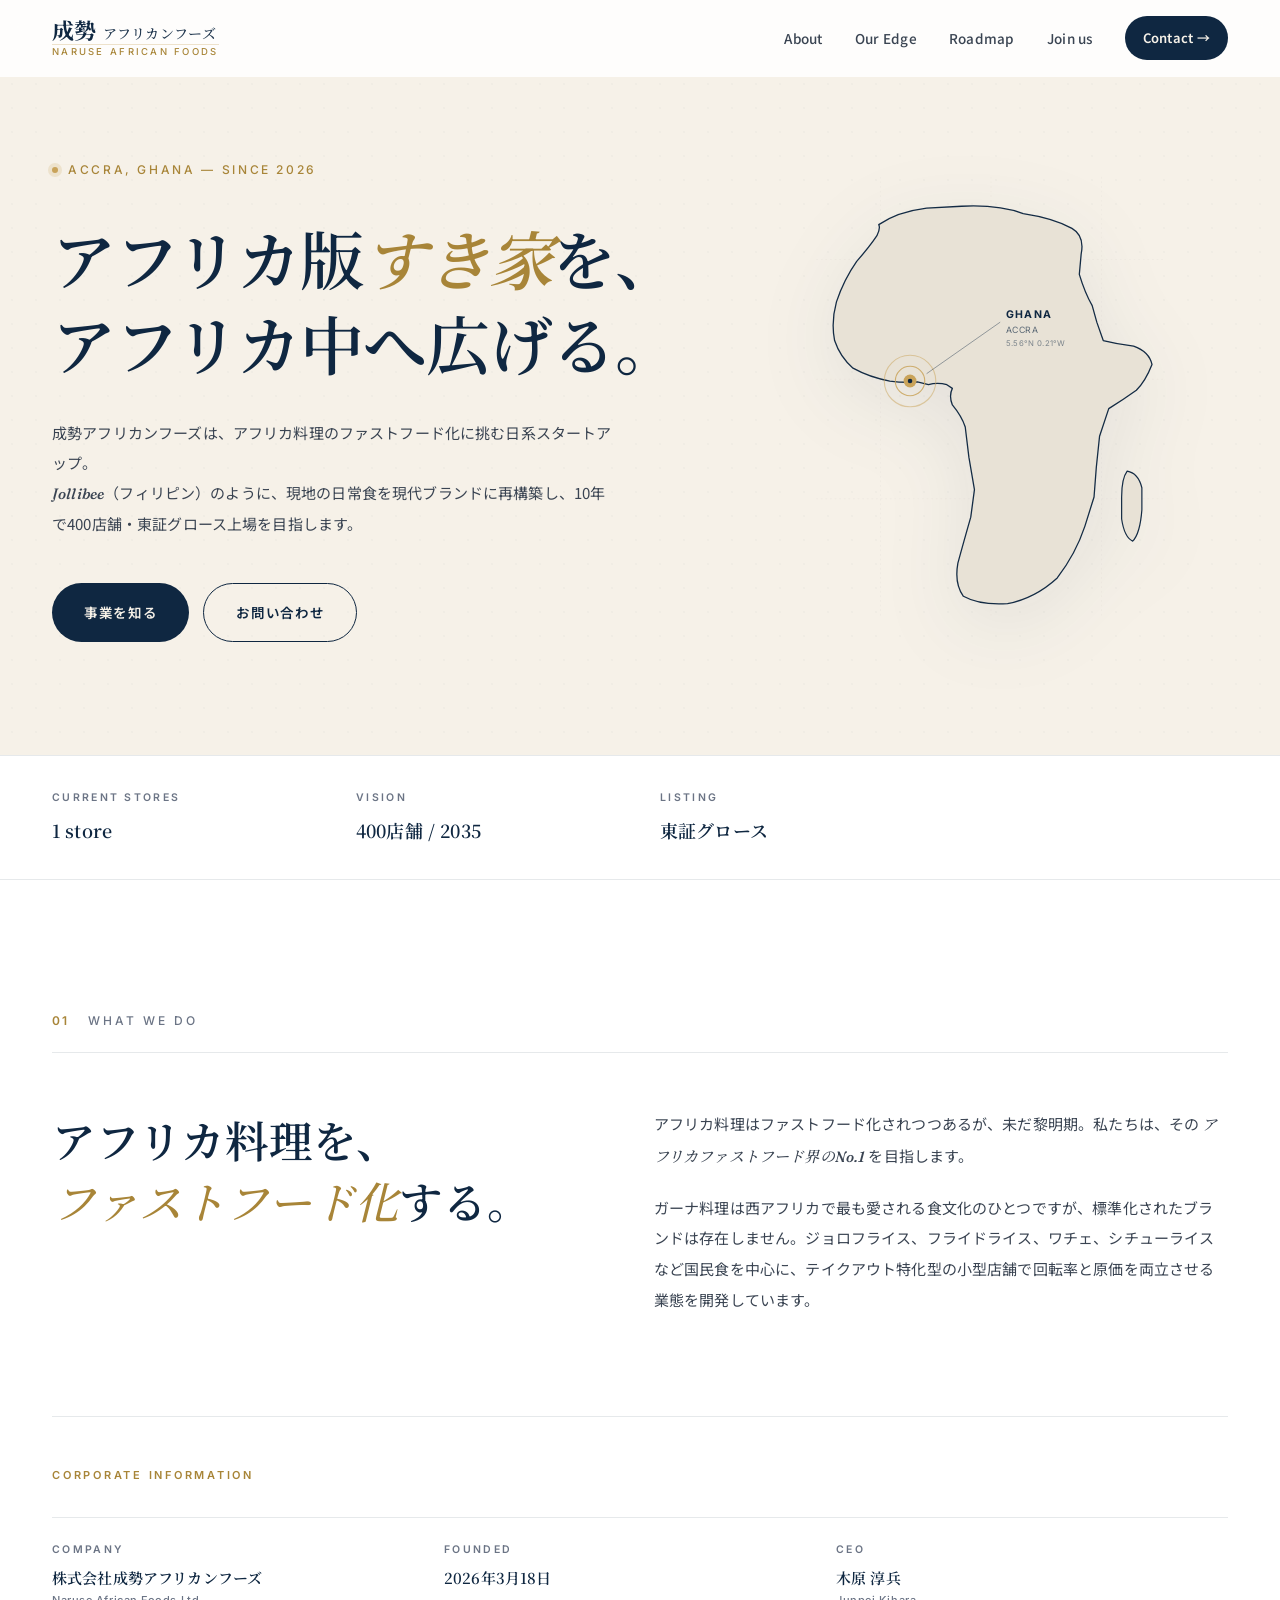
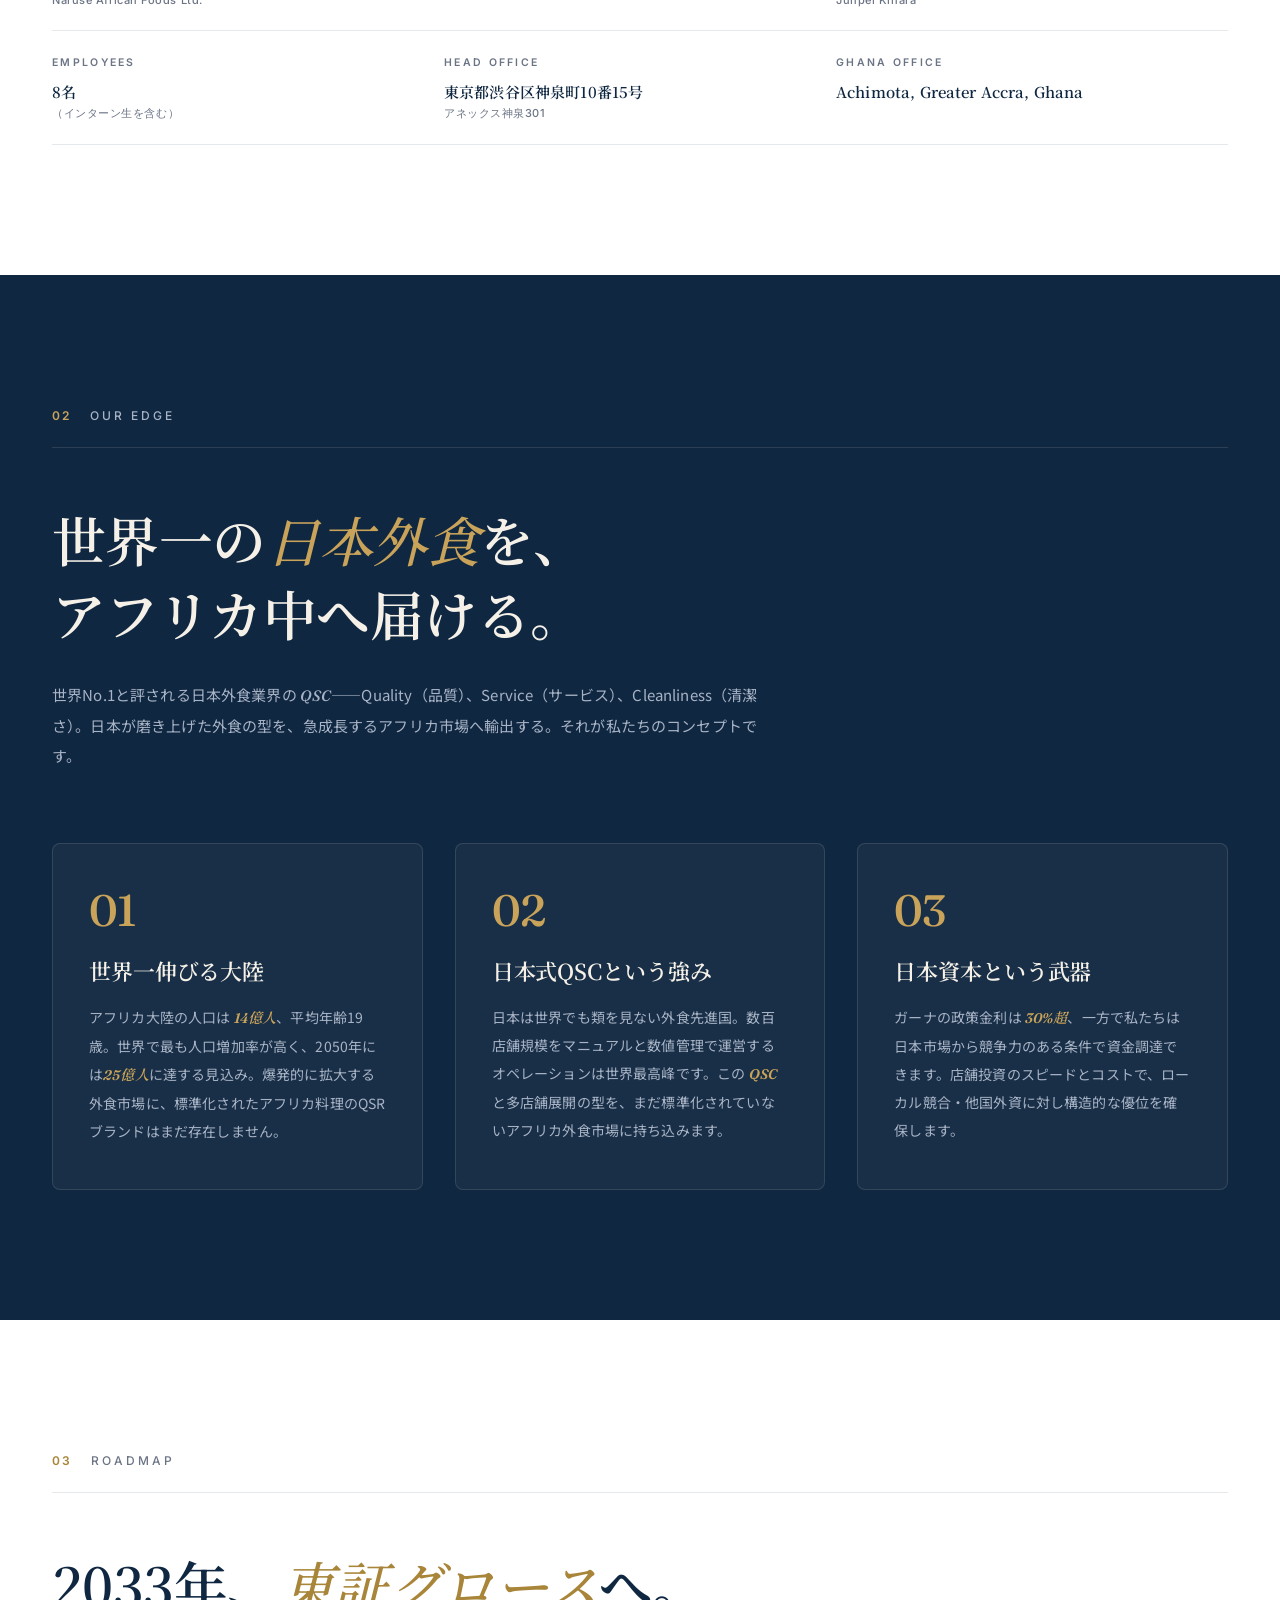
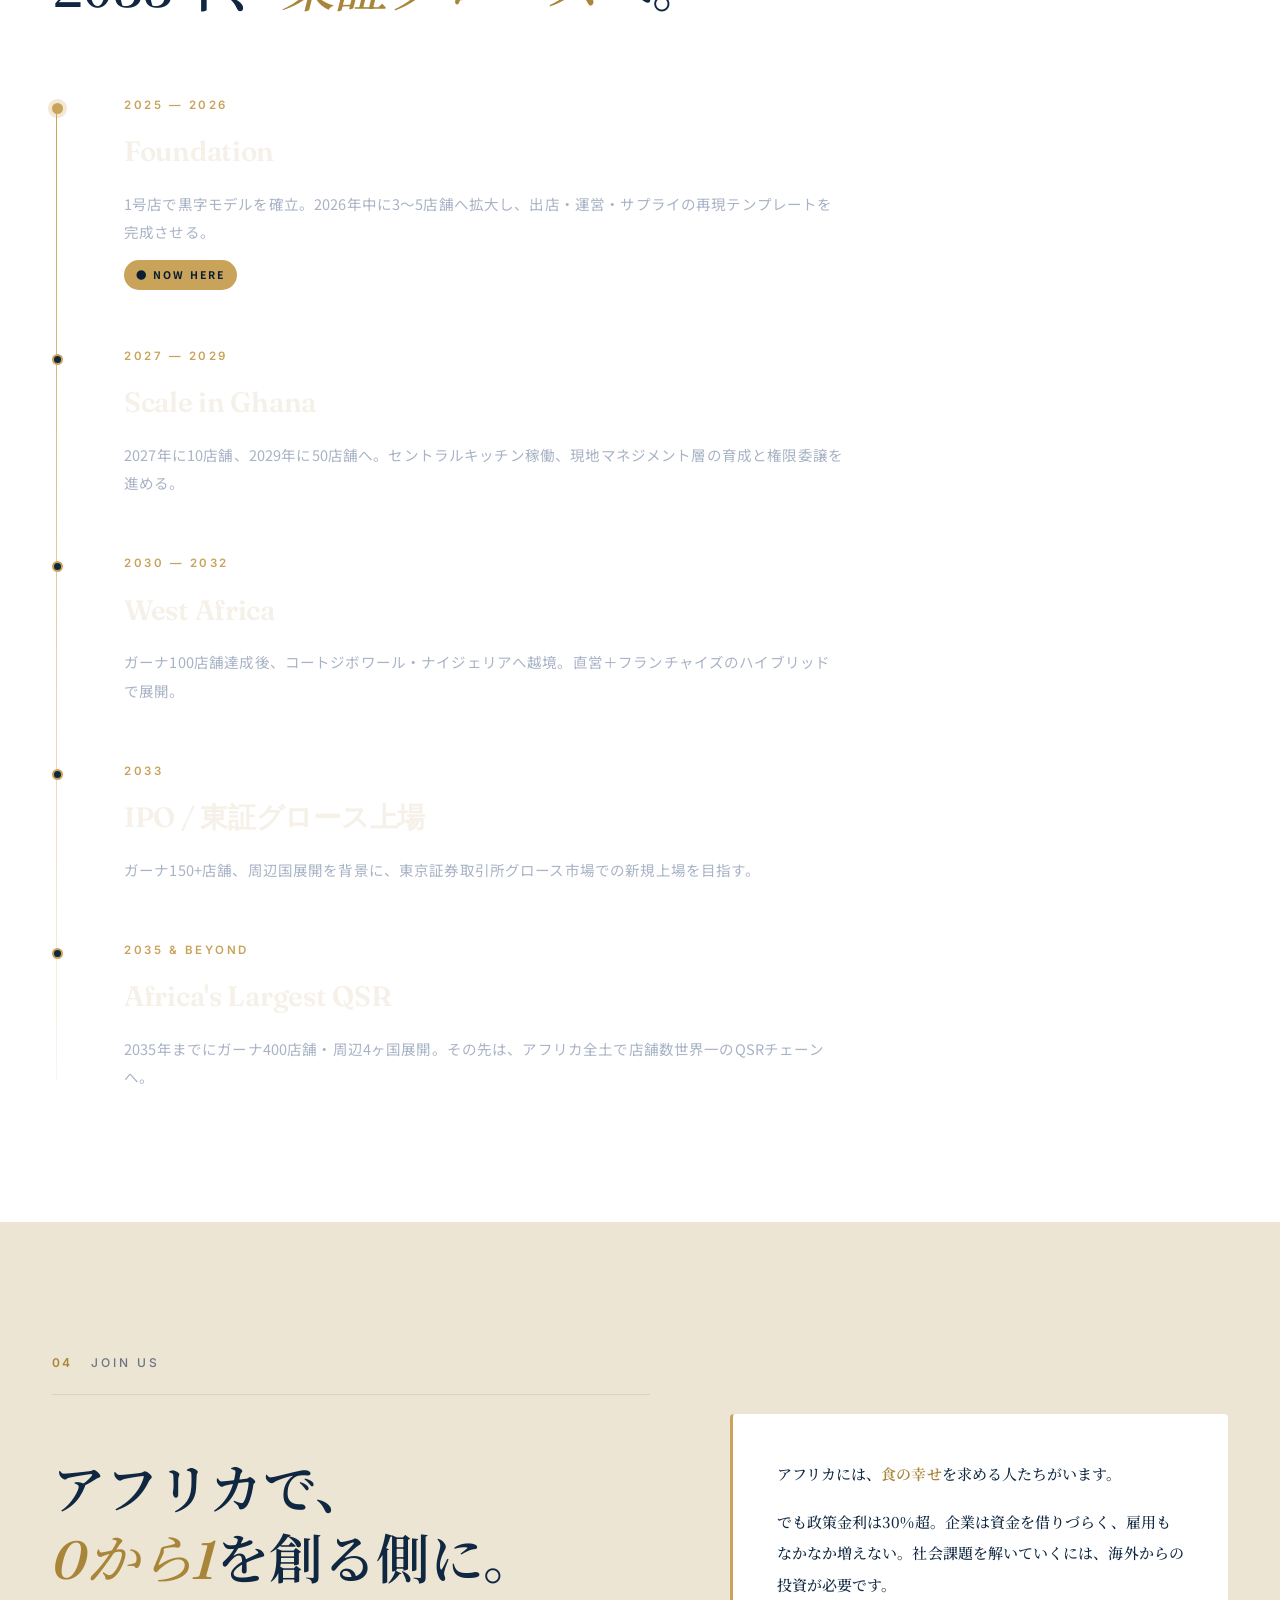
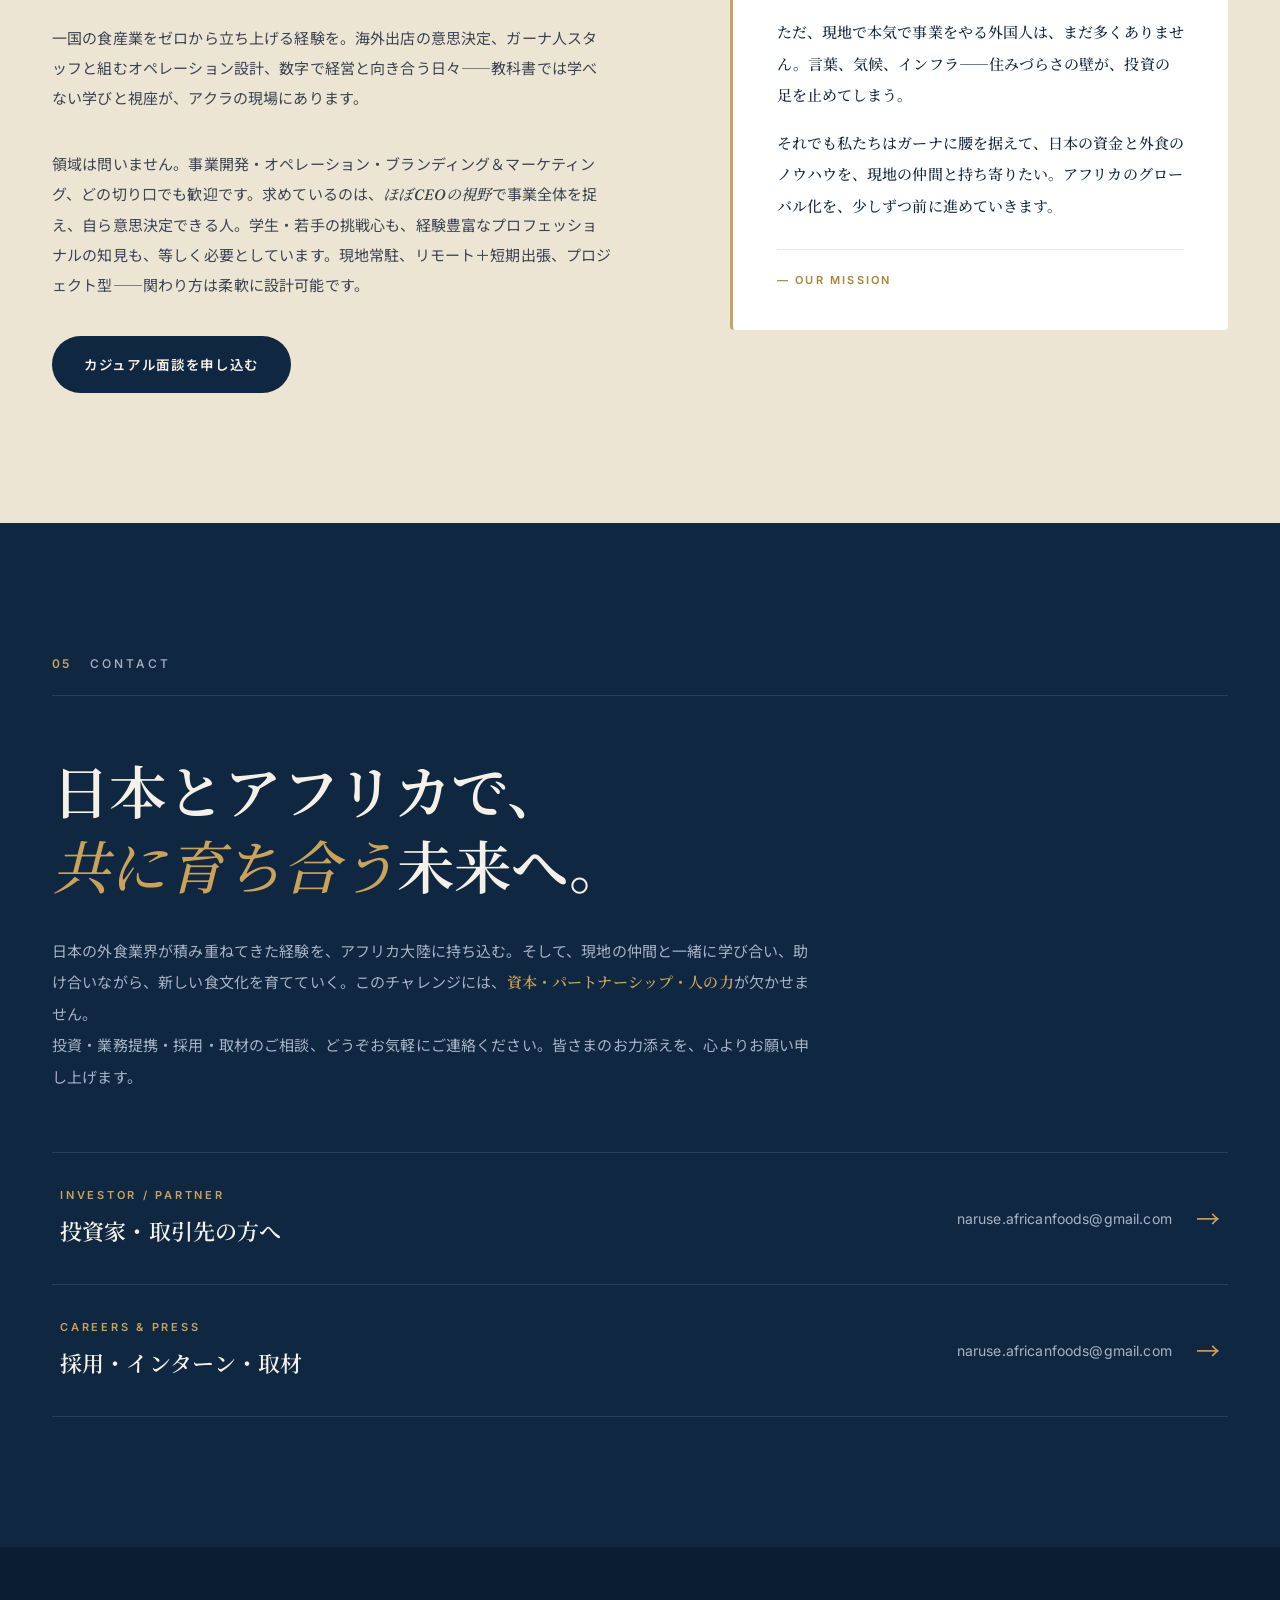
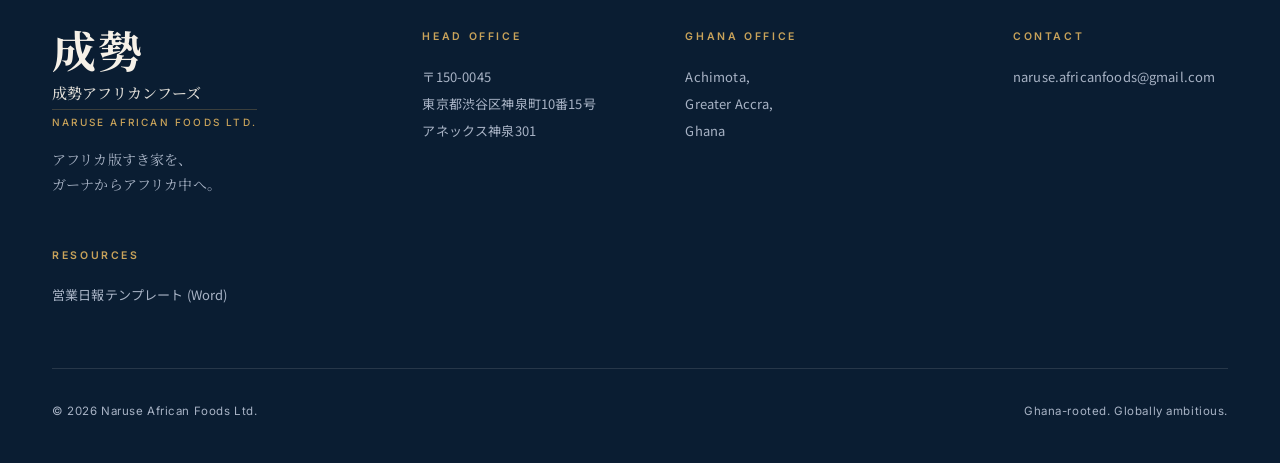
<file: index.html>
<!DOCTYPE html>
<html lang="ja">
<head>
<meta charset="UTF-8">
<meta name="viewport" content="width=device-width, initial-scale=1.0">
<meta name="google-site-verification" content="Imwnu1NmeaUiWMS_LBiFc-t6ahX_27xBxEXIdf4zOdw">
<title>成勢アフリカンフーズ | アフリカ版すき家を、ガーナからアフリカ中へ</title>
<meta name="description" content="株式会社成勢アフリカンフーズは、ガーナ・アクラを拠点にアフリカ料理のファストフード化に挑む日系スタートアップ。代表取締役 木原淳兵。10年で400店舗、東証グロース上場を目指しています。投資家・取引先・採用・取材のお問い合わせはこちらから。">
<meta name="keywords" content="成勢アフリカンフーズ,Naruse African Foods,ガーナ,アクラ,アフリカ,ファストフード,QSR,外食,スタートアップ,日系スタートアップ,木原淳兵,アフリカ起業,ジョロフライス,東証グロース">
<meta name="author" content="株式会社成勢アフリカンフーズ">
<meta name="robots" content="index,follow">
<link rel="canonical" href="https://naruse-africanfoods.com/">
<meta property="og:type" content="website">
<meta property="og:url" content="https://naruse-africanfoods.com/">
<meta property="og:title" content="成勢アフリカンフーズ | アフリカ版すき家を、ガーナからアフリカ中へ">
<meta property="og:description" content="ガーナ発、アフリカ料理のファストフード化に挑む日系スタートアップ。10年で400店舗、東証グロース上場へ。">
<meta property="og:site_name" content="成勢アフリカンフーズ">
<meta property="og:locale" content="ja_JP">
<meta name="twitter:card" content="summary_large_image">
<meta name="twitter:title" content="成勢アフリカンフーズ | アフリカ版すき家を、ガーナからアフリカ中へ">
<meta name="twitter:description" content="ガーナ発、アフリカ料理のファストフード化に挑む日系スタートアップ。10年で400店舗、東証グロース上場へ。">
<script type="application/ld+json">
{
  "@context": "https://schema.org",
  "@type": "Organization",
  "name": "株式会社成勢アフリカンフーズ",
  "alternateName": "Naruse African Foods Ltd.",
  "url": "https://naruse-africanfoods.com/",
  "foundingDate": "2026-03-18",
  "founder": {
    "@type": "Person",
    "name": "木原 淳兵"
  },
  "description": "ガーナ・アクラを拠点にアフリカ料理のファストフード化に挑む日系スタートアップ。",
  "address": [
    {
      "@type": "PostalAddress",
      "streetAddress": "神泉町10番15号 アネックス神泉301",
      "addressLocality": "渋谷区",
      "addressRegion": "東京都",
      "postalCode": "150-0045",
      "addressCountry": "JP"
    },
    {
      "@type": "PostalAddress",
      "addressLocality": "Achimota",
      "addressRegion": "Greater Accra",
      "addressCountry": "GH"
    }
  ],
  "email": "naruse.africanfoods@gmail.com",
  "numberOfEmployees": 8,
  "sameAs": []
}
</script>
<link rel="preconnect" href="https://fonts.googleapis.com">
<link rel="preconnect" href="https://fonts.gstatic.com" crossorigin>
<link href="https://fonts.googleapis.com/css2?family=Fraunces:ital,opsz,wght@0,9..144,400;0,9..144,500;0,9..144,600;0,9..144,700;1,9..144,500&family=Inter:wght@400;500;600;700&family=Noto+Sans+JP:wght@400;500;600;700&family=Noto+Serif+JP:wght@500;600;700&display=swap" rel="stylesheet">
<link rel="icon" type="image/svg+xml" href="data:image/svg+xml,%3Csvg xmlns='http://www.w3.org/2000/svg' viewBox='0 0 32 32'%3E%3Crect width='32' height='32' fill='%230F2741'/%3E%3Ctext x='16' y='16' font-family='Noto Serif JP,serif' font-size='22' font-weight='700' fill='%23C9A35A' text-anchor='middle' dominant-baseline='central'%3E成%3C/text%3E%3C/svg%3E">
<link rel="stylesheet" href="style.css">
</head>
<body>

<!-- Header -->
<header class="site-header" id="site-header">
  <div class="container header-inner">
    <a href="#top" class="logo">
      <span class="logo-jp"><span class="logo-mark">成勢</span><span class="logo-suffix">アフリカンフーズ</span></span>
      <span class="logo-en">NARUSE AFRICAN FOODS</span>
    </a>
    <nav class="nav" id="nav">
      <a href="#about">About</a>
      <a href="#edge">Our Edge</a>
      <a href="#roadmap">Roadmap</a>
      <a href="#join">Join us</a>
      <a href="#contact" class="nav-cta">Contact →</a>
    </nav>
    <button class="nav-toggle" id="nav-toggle" aria-label="メニュー">
      <span></span><span></span>
    </button>
  </div>
</header>

<main id="top">

  <!-- ============ HERO ============ -->
  <section class="hero">
    <div class="container hero-inner">
      <div class="hero-content">
        <p class="hero-eyebrow">
          <span class="eyebrow-dot"></span>
          Accra, Ghana — Since 2026
        </p>
        <h1 class="hero-title reveal">
          <span class="ht-line">アフリカ版<em>すき家</em>を、</span>
          <span class="ht-line">アフリカ中へ広げる。</span>
        </h1>
        <p class="hero-lead reveal">
          成勢アフリカンフーズは、アフリカ料理のファストフード化に挑む日系スタートアップ。<br>
          <em>Jollibee</em>（フィリピン）のように、現地の日常食を現代ブランドに再構築し、10年で400店舗・東証グロース上場を目指します。
        </p>
        <div class="hero-cta reveal">
          <a href="#about" class="btn btn-primary">事業を知る</a>
          <a href="#contact" class="btn btn-ghost">お問い合わせ</a>
        </div>
      </div>

      <div class="hero-visual" aria-hidden="true">
        <svg viewBox="0 0 500 560" class="africa-map">
          <!-- Subtle lat/long grid -->
          <g opacity="0.08" stroke="#0F2741" stroke-width="0.4" stroke-dasharray="2 3">
            <line x1="60" y1="130" x2="440" y2="130"/>
            <line x1="60" y1="260" x2="440" y2="260"/>
            <line x1="60" y1="390" x2="440" y2="390"/>
            <line x1="130" y1="40" x2="130" y2="520"/>
            <line x1="250" y1="40" x2="250" y2="520"/>
            <line x1="370" y1="40" x2="370" y2="520"/>
          </g>

          <!-- Africa continent silhouette (geo-accurate proportions) -->
          <path d="
            M 128 92
            Q 148 78 180 74
            L 218 72
            Q 258 70 285 80
            Q 318 85 338 96
            Q 352 104 348 124
            L 346 146
            Q 352 166 360 180
            L 365 198
            L 372 218
            Q 388 222 405 224
            Q 422 230 425 244
            Q 418 262 408 272
            Q 394 282 378 292
            L 368 322
            Q 364 356 362 388
            L 352 420
            Q 342 450 322 476
            Q 298 498 268 504
            Q 238 506 220 496
            Q 210 482 214 460
            Q 220 438 228 410
            L 232 380
            L 226 345
            L 222 312
            Q 218 300 208 288
            Q 204 278 208 270
            L 202 266
            Q 192 263 182 266
            L 170 263
            Q 155 264 140 262
            Q 118 258 100 248
            Q 86 236 80 218
            Q 76 198 82 176
            Q 90 152 104 132
            Q 118 116 126 104
            Q 130 96 128 92 Z"
            fill="#E8E2D6" stroke="#0F2741" stroke-width="1.4" opacity="0.98" stroke-linejoin="round"/>

          <!-- Madagascar -->
          <path d="
            M 398 360
            Q 410 362 414 378
            L 414 402
            Q 412 428 404 436
            Q 395 432 392 412
            L 392 388
            Q 392 368 398 360 Z"
            fill="#E8E2D6" stroke="#0F2741" stroke-width="1.3" opacity="0.98" stroke-linejoin="round"/>

          <!-- Ghana marker (Accra: 5.56°N, 0.21°W) -->
          <circle cx="162" cy="262" r="28" fill="none" stroke="#C9A35A" stroke-width="1.2" opacity="0.5" class="pulse-ring"/>
          <circle cx="162" cy="262" r="16" fill="none" stroke="#C9A35A" stroke-width="1.2" opacity="0.85"/>
          <circle cx="162" cy="262" r="7" fill="#C9A35A"/>
          <circle cx="162" cy="262" r="2.5" fill="#0F2741"/>

          <!-- Ghana label -->
          <g>
            <line x1="180" y1="254" x2="260" y2="198" stroke="#0F2741" stroke-width="0.8" opacity="0.55"/>
            <text x="266" y="194" font-family="Inter" font-size="11.5" font-weight="700" fill="#0F2741" letter-spacing="0.12em">GHANA</text>
            <text x="266" y="210" font-family="Inter" font-size="9.5" fill="#0F2741" opacity="0.65" letter-spacing="0.06em">ACCRA</text>
            <text x="266" y="224" font-family="Inter" font-size="8.5" fill="#0F2741" opacity="0.5" letter-spacing="0.04em">5.56°N  0.21°W</text>
          </g>
        </svg>
      </div>
    </div>

    <div class="hero-facts">
      <div class="container">
        <div class="facts-grid">
          <div class="fact">
            <div class="fact-label">Current Stores</div>
            <div class="fact-value">1 store</div>
          </div>
          <div class="fact">
            <div class="fact-label">Vision</div>
            <div class="fact-value">400店舗 / 2035</div>
          </div>
          <div class="fact">
            <div class="fact-label">Listing</div>
            <div class="fact-value">東証グロース</div>
          </div>
        </div>
      </div>
    </div>
  </section>

  <!-- ============ ABOUT（事業内容＋実績） ============ -->
  <section id="about" class="section section-light">
    <div class="container">
      <div class="section-head">
        <span class="section-idx">01</span>
        <span class="section-label">What we do</span>
      </div>

      <div class="about-grid">
        <h2 class="about-title reveal">
          アフリカ料理を、<br>
          <em>ファストフード化</em>する。
        </h2>
        <div class="about-body">
          <p class="reveal">
            アフリカ料理はファストフード化されつつあるが、未だ黎明期。私たちは、その <em>アフリカファストフード界のNo.1</em> を目指します。
          </p>
          <p class="reveal">
            ガーナ料理は西アフリカで最も愛される食文化のひとつですが、標準化されたブランドは存在しません。ジョロフライス、フライドライス、ワチェ、シチューライスなど国民食を中心に、テイクアウト特化型の小型店舗で回転率と原価を両立させる業態を開発しています。
          </p>
        </div>
      </div>

      <!-- Corporate info -->
      <div class="corporate-info reveal">
        <div class="ci-head">Corporate Information</div>
        <dl class="ci-list">
          <div class="ci-row">
            <dt>Company</dt>
            <dd>株式会社成勢アフリカンフーズ<span>Naruse African Foods Ltd.</span></dd>
          </div>
          <div class="ci-row">
            <dt>Founded</dt>
            <dd>2026年3月18日</dd>
          </div>
          <div class="ci-row">
            <dt>CEO</dt>
            <dd>木原 淳兵<span>Junpei Kihara</span></dd>
          </div>
          <div class="ci-row">
            <dt>Employees</dt>
            <dd>8名<span>（インターン生を含む）</span></dd>
          </div>
          <div class="ci-row">
            <dt>Head Office</dt>
            <dd>東京都渋谷区神泉町10番15号<span>アネックス神泉301</span></dd>
          </div>
          <div class="ci-row">
            <dt>Ghana Office</dt>
            <dd>Achimota, Greater Accra, Ghana</dd>
          </div>
        </dl>
      </div>
    </div>
  </section>

  <!-- ============ OUR EDGE（市場機会＋構造的モート） ============ -->
  <section id="edge" class="section section-dark">
    <div class="container">
      <div class="section-head">
        <span class="section-idx">02</span>
        <span class="section-label">Our edge</span>
      </div>

      <h2 class="section-title reveal">
        世界一の<em>日本外食</em>を、<br>
        アフリカ中へ届ける。
      </h2>
      <p class="section-lead reveal">
        世界No.1と評される日本外食業界の <em>QSC</em>——Quality（品質）、Service（サービス）、Cleanliness（清潔さ）。日本が磨き上げた外食の型を、急成長するアフリカ市場へ輸出する。それが私たちのコンセプトです。
      </p>

      <div class="edge-grid">
        <div class="edge-item reveal">
          <div class="edge-num">01</div>
          <h3>世界一伸びる大陸</h3>
          <p>アフリカ大陸の人口は <em>14億人</em>、平均年齢19歳。世界で最も人口増加率が高く、2050年には<em>25億人</em>に達する見込み。爆発的に拡大する外食市場に、標準化されたアフリカ料理のQSRブランドはまだ存在しません。</p>
        </div>
        <div class="edge-item reveal">
          <div class="edge-num">02</div>
          <h3>日本式QSCという強み</h3>
          <p>日本は世界でも類を見ない外食先進国。数百店舗規模をマニュアルと数値管理で運営するオペレーションは世界最高峰です。この <em>QSC</em> と多店舗展開の型を、まだ標準化されていないアフリカ外食市場に持ち込みます。</p>
        </div>
        <div class="edge-item reveal">
          <div class="edge-num">03</div>
          <h3>日本資本という武器</h3>
          <p>ガーナの政策金利は <em>30%超</em>、一方で私たちは日本市場から競争力のある条件で資金調達できます。店舗投資のスピードとコストで、ローカル競合・他国外資に対し構造的な優位を確保します。</p>
        </div>
      </div>
    </div>
  </section>

  <!-- ============ ROADMAP ============ -->
  <section id="roadmap" class="section section-light">
    <div class="container">
      <div class="section-head">
        <span class="section-idx">03</span>
        <span class="section-label">Roadmap</span>
      </div>
      <h2 class="section-title reveal">
        2033年、<em>東証グロース</em>へ。
      </h2>

      <div class="roadmap">
        <div class="rm-line"></div>

        <div class="rm-phase reveal">
          <div class="rm-dot active"></div>
          <div class="rm-year">2025 — 2026</div>
          <h3>Foundation</h3>
          <p>1号店で黒字モデルを確立。2026年中に3〜5店舗へ拡大し、出店・運営・サプライの再現テンプレートを完成させる。</p>
          <div class="rm-status">● NOW HERE</div>
        </div>

        <div class="rm-phase reveal">
          <div class="rm-dot"></div>
          <div class="rm-year">2027 — 2029</div>
          <h3>Scale in Ghana</h3>
          <p>2027年に10店舗、2029年に50店舗へ。セントラルキッチン稼働、現地マネジメント層の育成と権限委譲を進める。</p>
        </div>

        <div class="rm-phase reveal">
          <div class="rm-dot"></div>
          <div class="rm-year">2030 — 2032</div>
          <h3>West Africa</h3>
          <p>ガーナ100店舗達成後、コートジボワール・ナイジェリアへ越境。直営＋フランチャイズのハイブリッドで展開。</p>
        </div>

        <div class="rm-phase reveal">
          <div class="rm-dot"></div>
          <div class="rm-year">2033</div>
          <h3>IPO / 東証グロース上場</h3>
          <p>ガーナ150+店舗、周辺国展開を背景に、東京証券取引所グロース市場での新規上場を目指す。</p>
        </div>

        <div class="rm-phase reveal">
          <div class="rm-dot"></div>
          <div class="rm-year">2035 &amp; Beyond</div>
          <h3>Africa's Largest QSR</h3>
          <p>2035年までにガーナ400店舗・周辺4ヶ国展開。その先は、アフリカ全土で店舗数世界一のQSRチェーンへ。</p>
        </div>
      </div>
    </div>
  </section>

  <!-- ============ JOIN US（採用） ============ -->
  <section id="join" class="section section-accent">
    <div class="container">
      <div class="join-grid">
        <div class="join-lead">
          <div class="section-head">
            <span class="section-idx">04</span>
            <span class="section-label">Join us</span>
          </div>
          <h2 class="reveal">
            アフリカで、<br>
            <em>0から1</em>を創る側に。
          </h2>
          <p class="reveal">
            一国の食産業をゼロから立ち上げる経験を。海外出店の意思決定、ガーナ人スタッフと組むオペレーション設計、数字で経営と向き合う日々——教科書では学べない学びと視座が、アクラの現場にあります。
          </p>
          <p class="reveal">
            領域は問いません。事業開発・オペレーション・ブランディング＆マーケティング、どの切り口でも歓迎です。求めているのは、<em>ほぼCEOの視野</em>で事業全体を捉え、自ら意思決定できる人。学生・若手の挑戦心も、経験豊富なプロフェッショナルの知見も、等しく必要としています。現地常駐、リモート＋短期出張、プロジェクト型——関わり方は柔軟に設計可能です。
          </p>
          <a href="#contact" class="btn btn-primary">カジュアル面談を申し込む</a>
        </div>
        <div class="join-side reveal">
          <div class="join-manifesto">
            <p>アフリカには、<em>食の幸せ</em>を求める人たちがいます。</p>
            <p>でも政策金利は30%超。企業は資金を借りづらく、雇用もなかなか増えない。社会課題を解いていくには、海外からの投資が必要です。</p>
            <p>ただ、現地で本気で事業をやる外国人は、まだ多くありません。言葉、気候、インフラ——住みづらさの壁が、投資の足を止めてしまう。</p>
            <p>それでも私たちはガーナに腰を据えて、日本の資金と外食のノウハウを、現地の仲間と持ち寄りたい。アフリカのグローバル化を、少しずつ前に進めていきます。</p>
          </div>
          <div class="join-cite">— Our Mission</div>
        </div>
      </div>
    </div>
  </section>

  <!-- ============ CONTACT ============ -->
  <section id="contact" class="section section-dark">
    <div class="container">
      <div class="section-head">
        <span class="section-idx">05</span>
        <span class="section-label">Contact</span>
      </div>

      <h2 class="contact-title reveal">
        日本とアフリカで、<br>
        <em>共に育ち合う</em>未来へ。
      </h2>
      <p class="contact-lead reveal">
        日本の外食業界が積み重ねてきた経験を、アフリカ大陸に持ち込む。そして、現地の仲間と一緒に学び合い、助け合いながら、新しい食文化を育てていく。このチャレンジには、<em>資本・パートナーシップ・人の力</em>が欠かせません。<br>
        投資・業務提携・採用・取材のご相談、どうぞお気軽にご連絡ください。皆さまのお力添えを、心よりお願い申し上げます。
      </p>

      <div class="contact-links">
        <a href="mailto:naruse.africanfoods@gmail.com?subject=【投資・協業に関するお問い合わせ】" class="contact-link reveal">
          <div class="cl-left">
            <div class="cl-role">Investor / Partner</div>
            <div class="cl-label">投資家・取引先の方へ</div>
          </div>
          <div class="cl-right">
            <span class="cl-email">naruse.africanfoods@gmail.com</span>
            <span class="cl-arrow">→</span>
          </div>
        </a>
        <a href="mailto:naruse.africanfoods@gmail.com?subject=【インターン・採用のお問い合わせ】" class="contact-link reveal">
          <div class="cl-left">
            <div class="cl-role">Careers &amp; Press</div>
            <div class="cl-label">採用・インターン・取材</div>
          </div>
          <div class="cl-right">
            <span class="cl-email">naruse.africanfoods@gmail.com</span>
            <span class="cl-arrow">→</span>
          </div>
        </a>
      </div>
    </div>
  </section>

</main>

<footer class="site-footer">
  <div class="container">
    <div class="footer-grid">
      <div class="footer-brand">
        <div class="footer-logo">
          <div class="footer-wordmark">成勢</div>
          <div class="footer-jp">成勢アフリカンフーズ</div>
          <div class="footer-en">NARUSE AFRICAN FOODS LTD.</div>
        </div>
        <p class="footer-tagline">
          アフリカ版すき家を、<br>ガーナからアフリカ中へ。
        </p>
      </div>
      <div class="footer-col">
        <div class="footer-label">Head Office</div>
        <p>〒150-0045<br>東京都渋谷区神泉町10番15号<br>アネックス神泉301</p>
      </div>
      <div class="footer-col">
        <div class="footer-label">Ghana Office</div>
        <p>Achimota,<br>Greater Accra,<br>Ghana</p>
      </div>
      <div class="footer-col">
        <div class="footer-label">Contact</div>
        <a href="mailto:naruse.africanfoods@gmail.com">naruse.africanfoods@gmail.com</a>
      </div>
      <div class="footer-col">
        <div class="footer-label">Resources</div>
        <a href="business_daily_report.docx" download>営業日報テンプレート (Word)</a>
      </div>
    </div>
    <div class="footer-bottom">
      <div>© 2026 Naruse African Foods Ltd.</div>
      <div>Ghana-rooted. Globally ambitious.</div>
    </div>
  </div>
</footer>

<script src="script.js"></script>
</body>
</html>
</file>
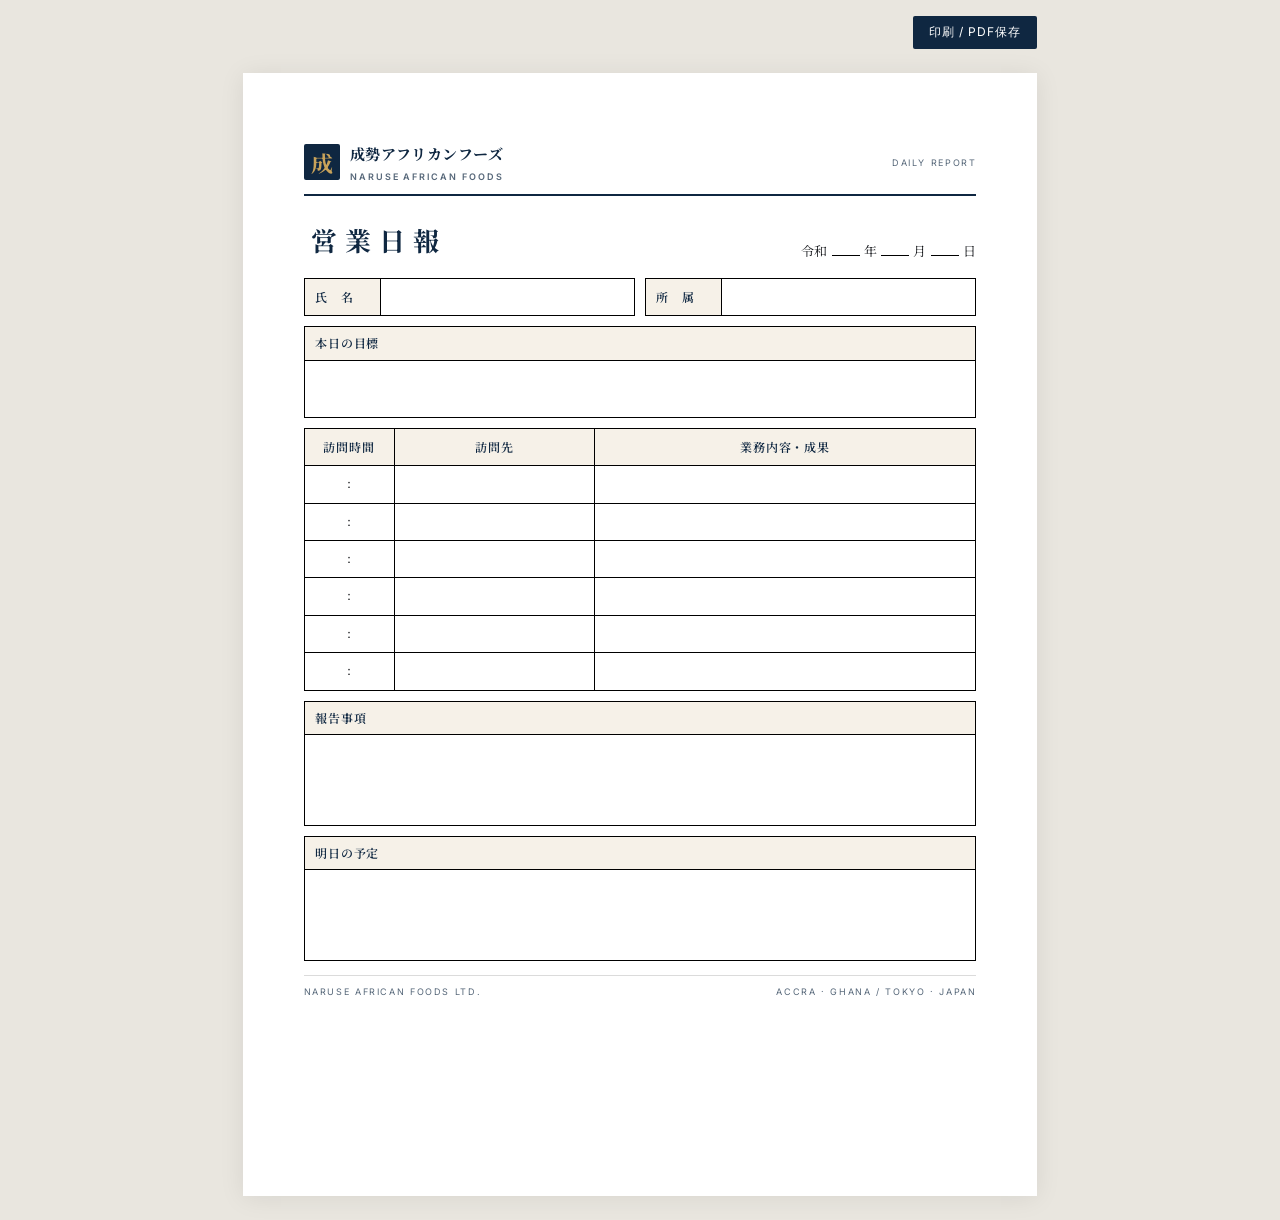
<file: daily-report.html>
<!DOCTYPE html>
<html lang="ja">
<head>
<meta charset="UTF-8">
<meta name="viewport" content="width=device-width, initial-scale=1.0">
<title>営業日報 — 成勢アフリカンフーズ</title>
<link rel="preconnect" href="https://fonts.googleapis.com">
<link rel="preconnect" href="https://fonts.gstatic.com" crossorigin>
<link href="https://fonts.googleapis.com/css2?family=Inter:wght@400;500;600;700&family=Noto+Sans+JP:wght@400;500;600;700&family=Noto+Serif+JP:wght@500;600;700&display=swap" rel="stylesheet">
<style>
  :root {
    --navy: #0f2741;
    --ochre: #c9a35a;
    --ink: #14161a;
    --paper: #ffffff;
    --line: #000000;
  }
  * { box-sizing: border-box; margin: 0; padding: 0; }

  html, body {
    background: #e9e6df;
    color: var(--ink);
    font-family: "Noto Sans JP", "Inter", sans-serif;
    font-size: 13px;
    line-height: 1.7;
    -webkit-font-smoothing: antialiased;
  }

  /* A4 sheet */
  .sheet {
    width: 210mm;
    min-height: 297mm;
    margin: 24px auto;
    padding: 18mm 16mm;
    background: var(--paper);
    box-shadow: 0 2px 24px rgba(0,0,0,0.08);
  }

  /* Brand header */
  .brand {
    display: flex;
    align-items: center;
    justify-content: space-between;
    padding-bottom: 10px;
    border-bottom: 2px solid var(--navy);
    margin-bottom: 22px;
  }
  .brand-mark {
    display: flex;
    align-items: center;
    gap: 10px;
  }
  .brand-stamp {
    width: 36px;
    height: 36px;
    background: var(--navy);
    color: var(--ochre);
    font-family: "Noto Serif JP", serif;
    font-weight: 700;
    font-size: 22px;
    display: grid;
    place-items: center;
    border-radius: 2px;
  }
  .brand-name-jp {
    font-family: "Noto Serif JP", serif;
    font-weight: 700;
    font-size: 15px;
    color: var(--navy);
    letter-spacing: 0.04em;
  }
  .brand-name-en {
    font-family: "Inter", sans-serif;
    font-size: 9px;
    font-weight: 600;
    letter-spacing: 0.22em;
    color: var(--navy);
    opacity: 0.7;
    margin-top: 2px;
  }
  .brand-meta {
    text-align: right;
    font-family: "Inter", sans-serif;
    font-size: 9px;
    letter-spacing: 0.18em;
    color: var(--navy);
    opacity: 0.7;
  }

  /* Title block */
  .doc-title-row {
    display: grid;
    grid-template-columns: 1fr auto;
    align-items: end;
    margin-bottom: 16px;
  }
  .doc-title {
    font-family: "Noto Serif JP", serif;
    font-size: 26px;
    font-weight: 700;
    color: var(--navy);
    letter-spacing: 0.3em;
    text-indent: 0.3em;
  }
  .doc-date {
    font-family: "Noto Serif JP", serif;
    font-size: 13px;
    color: var(--ink);
    letter-spacing: 0.04em;
  }
  .doc-date .blank {
    display: inline-block;
    min-width: 28px;
    border-bottom: 1px solid var(--line);
    margin: 0 4px;
    text-align: center;
  }

  /* Generic bordered field */
  .field {
    border: 1px solid var(--line);
    margin-bottom: 10px;
  }
  .field-head {
    background: #f6f1e8;
    border-bottom: 1px solid var(--line);
    padding: 6px 10px;
    font-family: "Noto Serif JP", serif;
    font-weight: 600;
    font-size: 12px;
    color: var(--navy);
    letter-spacing: 0.08em;
  }
  .field-body {
    padding: 10px 12px;
    min-height: 56px;
  }

  /* Identity row: 氏名 / 所属 */
  .id-row {
    display: grid;
    grid-template-columns: 1fr 1fr;
    gap: 10px;
    margin-bottom: 10px;
  }
  .id-cell {
    border: 1px solid var(--line);
    display: grid;
    grid-template-columns: 76px 1fr;
  }
  .id-label {
    background: #f6f1e8;
    border-right: 1px solid var(--line);
    padding: 8px 10px;
    font-family: "Noto Serif JP", serif;
    font-weight: 600;
    font-size: 12px;
    color: var(--navy);
    letter-spacing: 0.1em;
    display: flex;
    align-items: center;
  }
  .id-value {
    padding: 8px 10px;
    min-height: 30px;
  }

  /* Visits table */
  .visits {
    width: 100%;
    border-collapse: collapse;
    border: 1px solid var(--line);
    margin-bottom: 10px;
  }
  .visits th, .visits td {
    border: 1px solid var(--line);
    padding: 8px 10px;
    font-size: 12px;
    vertical-align: top;
    text-align: left;
  }
  .visits thead th {
    background: #f6f1e8;
    font-family: "Noto Serif JP", serif;
    font-weight: 600;
    color: var(--navy);
    letter-spacing: 0.08em;
    text-align: center;
  }
  .visits col.col-time { width: 90px; }
  .visits col.col-place { width: 200px; }
  .visits td.time {
    text-align: center;
    font-family: "Inter", sans-serif;
    letter-spacing: 0.04em;
  }
  .visits tbody tr { height: 36px; }

  /* Tall body fields */
  .field-body.tall { min-height: 90px; }
  .field-body.short { min-height: 56px; }

  /* Footer line */
  .foot-note {
    margin-top: 14px;
    padding-top: 8px;
    border-top: 1px solid rgba(0,0,0,0.2);
    display: flex;
    justify-content: space-between;
    font-family: "Inter", sans-serif;
    font-size: 9px;
    letter-spacing: 0.18em;
    color: var(--navy);
    opacity: 0.7;
  }

  /* Print */
  @page { size: A4; margin: 0; }
  @media print {
    html, body { background: #fff; }
    .sheet {
      margin: 0;
      box-shadow: none;
      width: 210mm;
      min-height: 297mm;
      padding: 16mm 14mm;
    }
    .no-print { display: none !important; }
  }

  /* Toolbar (screen only) */
  .toolbar {
    max-width: 210mm;
    margin: 16px auto 0;
    text-align: right;
  }
  .toolbar button {
    background: var(--navy);
    color: #fff;
    border: 0;
    padding: 8px 16px;
    font-family: "Inter", sans-serif;
    font-size: 12px;
    letter-spacing: 0.08em;
    cursor: pointer;
    border-radius: 2px;
  }
  .toolbar button:hover { background: #0a1d32; }
</style>
</head>
<body>

<div class="toolbar no-print">
  <button onclick="window.print()">印刷 / PDF保存</button>
</div>

<div class="sheet">

  <!-- Brand header -->
  <div class="brand">
    <div class="brand-mark">
      <div class="brand-stamp">成</div>
      <div>
        <div class="brand-name-jp">成勢アフリカンフーズ</div>
        <div class="brand-name-en">NARUSE AFRICAN FOODS</div>
      </div>
    </div>
    <div class="brand-meta">
      DAILY REPORT
    </div>
  </div>

  <!-- Title + date -->
  <div class="doc-title-row">
    <div class="doc-title">営業日報</div>
    <div class="doc-date">
      令和<span class="blank"></span>年<span class="blank"></span>月<span class="blank"></span>日
    </div>
  </div>

  <!-- 氏名 / 所属 -->
  <div class="id-row">
    <div class="id-cell">
      <div class="id-label">氏　名</div>
      <div class="id-value"></div>
    </div>
    <div class="id-cell">
      <div class="id-label">所　属</div>
      <div class="id-value"></div>
    </div>
  </div>

  <!-- 本日の目標 -->
  <div class="field">
    <div class="field-head">本日の目標</div>
    <div class="field-body short"></div>
  </div>

  <!-- 訪問・業務 -->
  <table class="visits">
    <colgroup>
      <col class="col-time">
      <col class="col-place">
      <col>
    </colgroup>
    <thead>
      <tr>
        <th>訪問時間</th>
        <th>訪問先</th>
        <th>業務内容・成果</th>
      </tr>
    </thead>
    <tbody>
      <tr><td class="time">：</td><td></td><td></td></tr>
      <tr><td class="time">：</td><td></td><td></td></tr>
      <tr><td class="time">：</td><td></td><td></td></tr>
      <tr><td class="time">：</td><td></td><td></td></tr>
      <tr><td class="time">：</td><td></td><td></td></tr>
      <tr><td class="time">：</td><td></td><td></td></tr>
    </tbody>
  </table>

  <!-- 報告事項 -->
  <div class="field">
    <div class="field-head">報告事項</div>
    <div class="field-body tall"></div>
  </div>

  <!-- 明日の予定 -->
  <div class="field">
    <div class="field-head">明日の予定</div>
    <div class="field-body tall"></div>
  </div>

  <div class="foot-note">
    <span>NARUSE AFRICAN FOODS LTD.</span>
    <span>ACCRA · GHANA / TOKYO · JAPAN</span>
  </div>

</div>

</body>
</html>
</file>
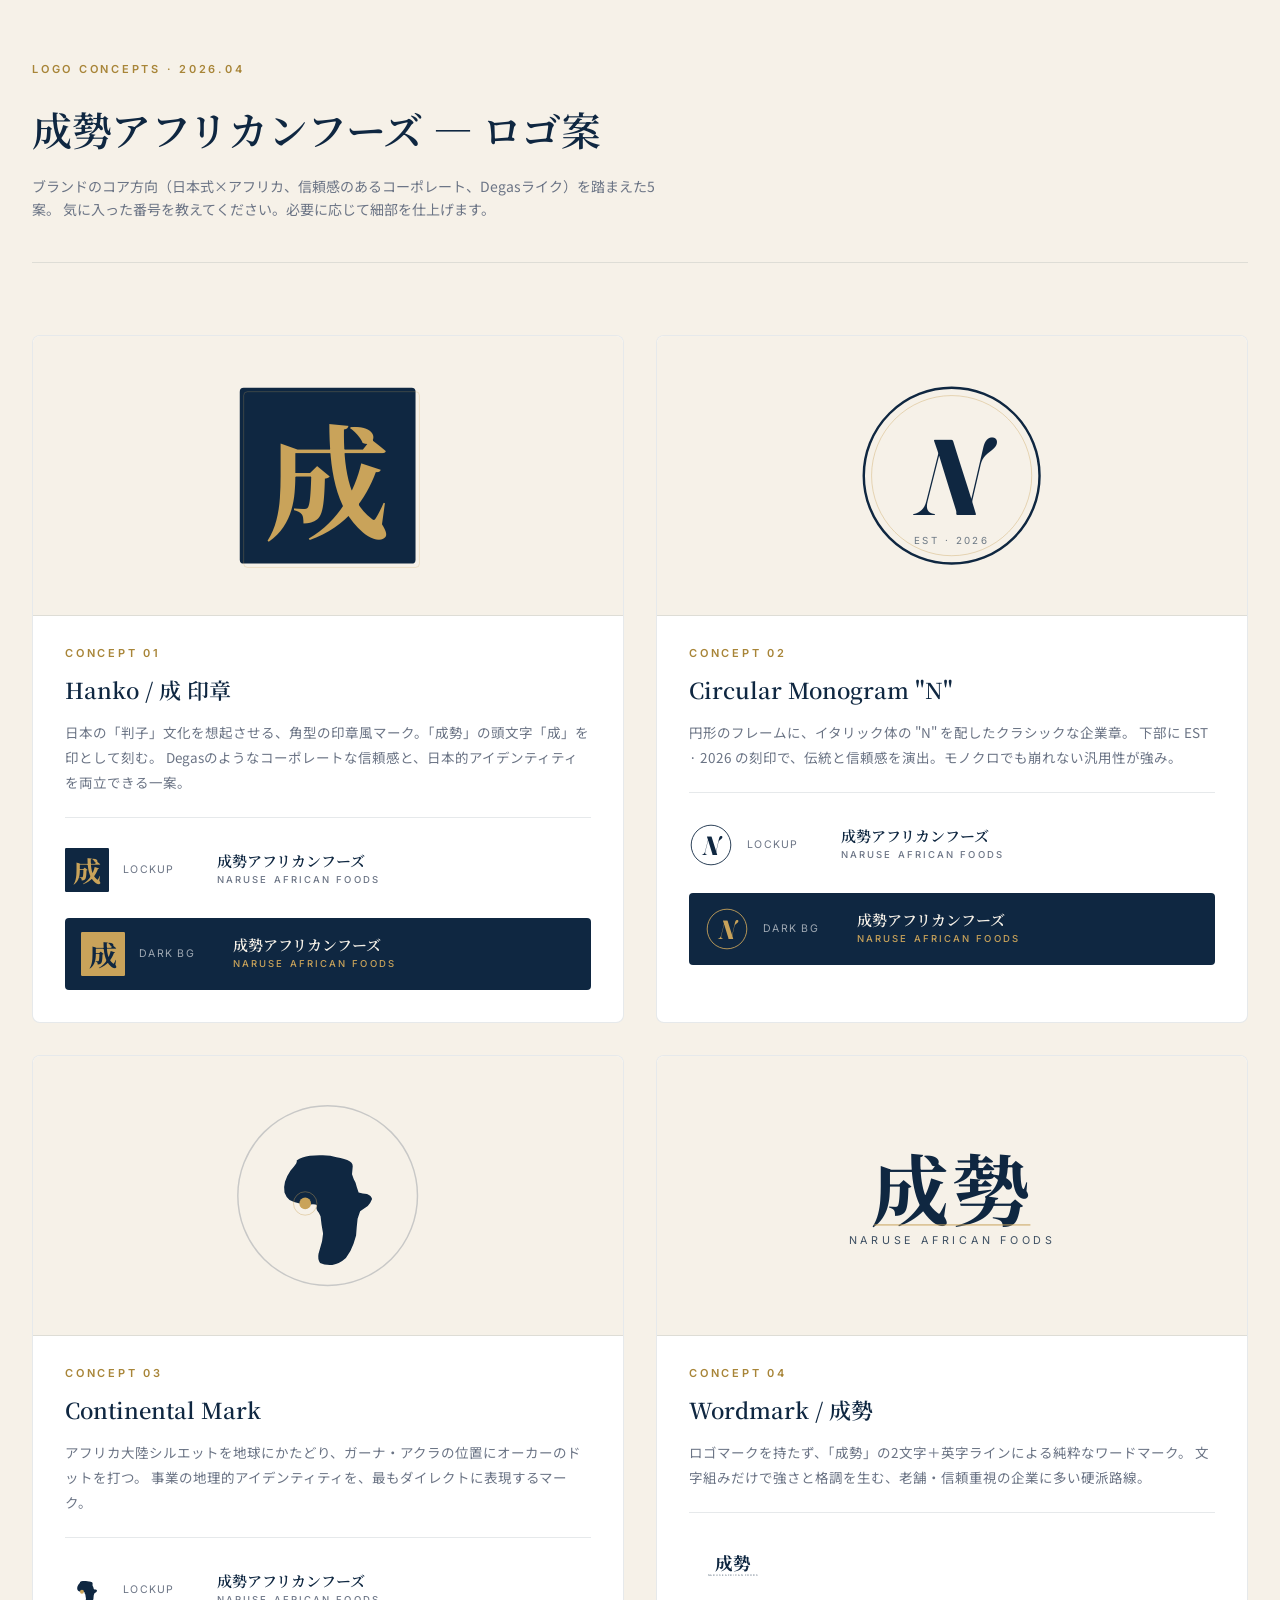
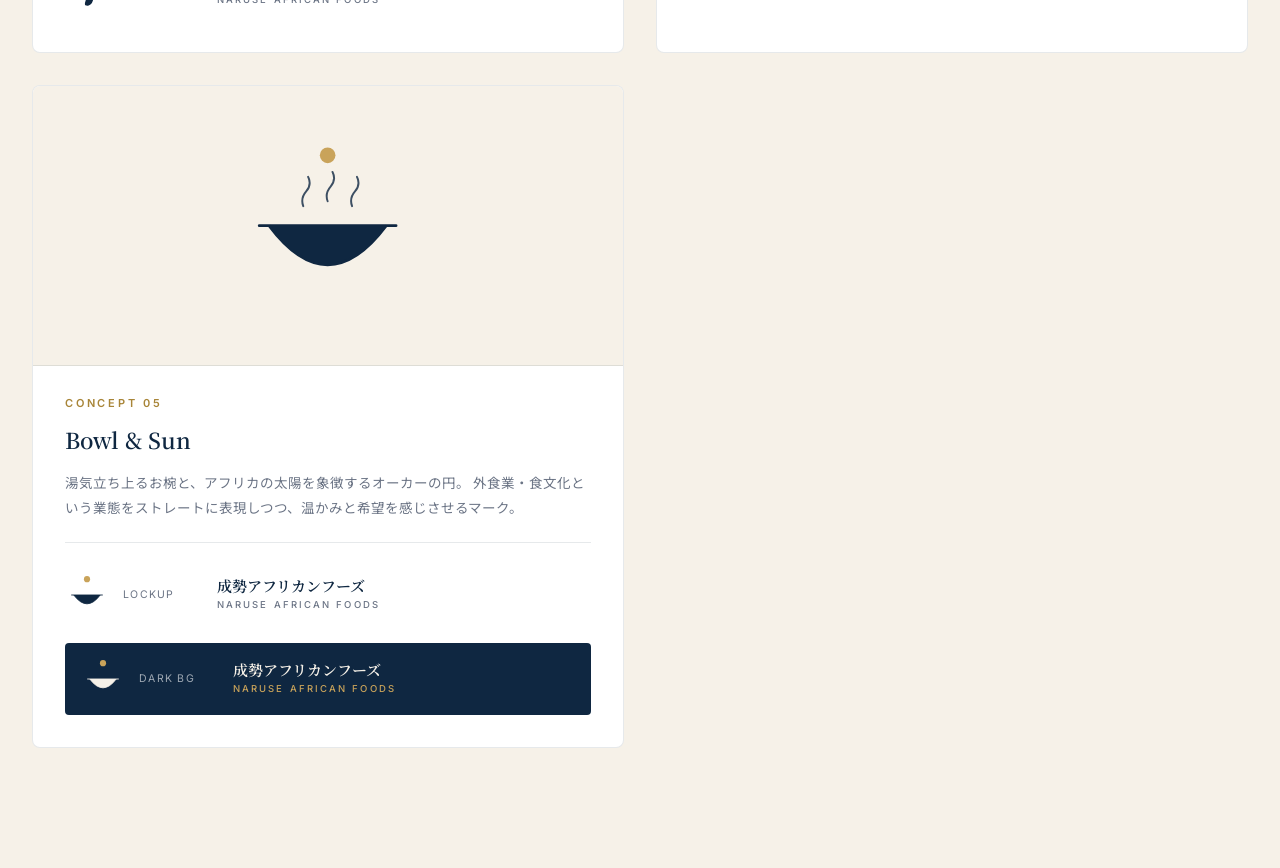
<file: logos.html>
<!DOCTYPE html>
<html lang="ja">
<head>
<meta charset="UTF-8">
<meta name="viewport" content="width=device-width, initial-scale=1.0">
<title>成勢アフリカンフーズ — Logo Concepts</title>
<link rel="preconnect" href="https://fonts.googleapis.com">
<link rel="preconnect" href="https://fonts.gstatic.com" crossorigin>
<link href="https://fonts.googleapis.com/css2?family=Fraunces:ital,opsz,wght@0,9..144,400;0,9..144,500;0,9..144,600;0,9..144,700;0,9..144,900&family=Inter:wght@400;500;600;700&family=Noto+Sans+JP:wght@400;500;600;700&family=Noto+Serif+JP:wght@400;500;600;700;900&display=swap" rel="stylesheet">
<style>
  :root {
    --navy: #0f2741;
    --navy-deep: #0a1d32;
    --ivory: #f6f1e8;
    --paper: #ffffff;
    --ochre: #c9a35a;
    --ochre-deep: #a88538;
    --ink: #14161a;
    --muted: #6b7485;
    --border: rgba(15, 39, 65, 0.1);
  }
  * { box-sizing: border-box; margin: 0; padding: 0; }
  body {
    font-family: "Noto Sans JP", "Inter", sans-serif;
    background: var(--ivory);
    color: var(--ink);
    padding: 60px 32px 120px;
    font-size: 14px;
    line-height: 1.7;
    -webkit-font-smoothing: antialiased;
  }
  .container { max-width: 1280px; margin: 0 auto; }
  header.page {
    margin-bottom: 72px;
    padding-bottom: 40px;
    border-bottom: 1px solid var(--border);
  }
  .page-eyebrow {
    font-family: "Inter", sans-serif;
    font-size: 11px;
    font-weight: 600;
    letter-spacing: 0.25em;
    color: var(--ochre-deep);
    text-transform: uppercase;
    margin-bottom: 16px;
  }
  h1 {
    font-family: "Noto Serif JP", serif;
    font-size: 40px;
    font-weight: 600;
    color: var(--navy);
    letter-spacing: -0.01em;
    margin-bottom: 12px;
  }
  .page-lead {
    color: var(--muted);
    max-width: 640px;
  }
  .grid {
    display: grid;
    grid-template-columns: repeat(2, 1fr);
    gap: 32px;
  }
  .concept {
    background: var(--paper);
    border: 1px solid var(--border);
    border-radius: 8px;
    overflow: hidden;
  }
  .concept-preview {
    height: 280px;
    display: grid;
    place-items: center;
    background: var(--ivory);
    border-bottom: 1px solid var(--border);
  }
  .concept-preview.dark { background: var(--navy); }
  .concept-preview svg {
    max-width: 70%;
    max-height: 70%;
    height: auto;
  }
  .concept-body {
    padding: 28px 32px 32px;
  }
  .concept-num {
    font-family: "Inter", sans-serif;
    font-size: 11px;
    font-weight: 600;
    letter-spacing: 0.25em;
    color: var(--ochre-deep);
    text-transform: uppercase;
    margin-bottom: 8px;
  }
  .concept-name {
    font-family: "Noto Serif JP", serif;
    font-size: 22px;
    font-weight: 600;
    color: var(--navy);
    margin-bottom: 12px;
  }
  .concept-desc {
    color: var(--muted);
    font-size: 13.5px;
    margin-bottom: 22px;
    line-height: 1.85;
  }
  .concept-lockups {
    border-top: 1px solid var(--border);
    padding-top: 22px;
    display: grid;
    gap: 18px;
  }
  .lockup-row {
    display: flex;
    align-items: center;
    gap: 14px;
    padding: 8px 0;
  }
  .lockup-row.dark {
    background: var(--navy);
    padding: 14px 16px;
    border-radius: 4px;
  }
  .lockup-mini {
    flex-shrink: 0;
    width: 44px;
    height: 44px;
  }
  .lockup-label {
    font-family: "Inter", sans-serif;
    font-size: 10.5px;
    color: var(--muted);
    letter-spacing: 0.12em;
    text-transform: uppercase;
    min-width: 80px;
  }
  .lockup-row.dark .lockup-label { color: rgba(255,255,255,0.6); }
  .lockup-jp {
    font-family: "Noto Serif JP", serif;
    font-weight: 600;
    font-size: 15px;
    color: var(--navy);
    line-height: 1.2;
  }
  .lockup-row.dark .lockup-jp { color: var(--ivory); }
  .lockup-en {
    font-family: "Inter", sans-serif;
    font-size: 9.5px;
    font-weight: 500;
    letter-spacing: 0.22em;
    color: var(--muted);
    margin-top: 2px;
  }
  .lockup-row.dark .lockup-en { color: var(--ochre); }
  @media (max-width: 768px) {
    .grid { grid-template-columns: 1fr; }
    .concept-preview { height: 220px; }
  }
</style>
</head>
<body>
<div class="container">

  <header class="page">
    <div class="page-eyebrow">Logo Concepts · 2026.04</div>
    <h1>成勢アフリカンフーズ — ロゴ案</h1>
    <p class="page-lead">
      ブランドのコア方向（日本式×アフリカ、信頼感のあるコーポレート、Degasライク）を踏まえた5案。
      気に入った番号を教えてください。必要に応じて細部を仕上げます。
    </p>
  </header>

  <div class="grid">

    <!-- ============ Concept 01: 成 Hanko ============ -->
    <div class="concept">
      <div class="concept-preview">
        <svg viewBox="0 0 200 200" xmlns="http://www.w3.org/2000/svg">
          <rect x="10" y="10" width="180" height="180" fill="#0F2741" rx="4"/>
          <rect x="10" y="10" width="180" height="180" fill="none" stroke="#C9A35A" stroke-width="0.8" rx="4" opacity="0.3" transform="translate(4,4)"/>
          <text x="100" y="100" font-family="Noto Serif JP, serif" font-size="128" font-weight="700" fill="#C9A35A" text-anchor="middle" dominant-baseline="central">成</text>
        </svg>
      </div>
      <div class="concept-body">
        <div class="concept-num">Concept 01</div>
        <div class="concept-name">Hanko / 成 印章</div>
        <p class="concept-desc">
          日本の「判子」文化を想起させる、角型の印章風マーク。「成勢」の頭文字「成」を印として刻む。
          Degasのようなコーポレートな信頼感と、日本的アイデンティティを両立できる一案。
        </p>
        <div class="concept-lockups">
          <div class="lockup-row">
            <svg viewBox="0 0 200 200" class="lockup-mini" xmlns="http://www.w3.org/2000/svg">
              <rect width="200" height="200" fill="#0F2741" rx="6"/>
              <text x="100" y="100" font-family="Noto Serif JP, serif" font-size="128" font-weight="700" fill="#C9A35A" text-anchor="middle" dominant-baseline="central">成</text>
            </svg>
            <div class="lockup-label">Lockup</div>
            <div>
              <div class="lockup-jp">成勢アフリカンフーズ</div>
              <div class="lockup-en">NARUSE AFRICAN FOODS</div>
            </div>
          </div>
          <div class="lockup-row dark">
            <svg viewBox="0 0 200 200" class="lockup-mini" xmlns="http://www.w3.org/2000/svg">
              <rect width="200" height="200" fill="#C9A35A" rx="6"/>
              <text x="100" y="100" font-family="Noto Serif JP, serif" font-size="128" font-weight="700" fill="#0F2741" text-anchor="middle" dominant-baseline="central">成</text>
            </svg>
            <div class="lockup-label">Dark BG</div>
            <div>
              <div class="lockup-jp">成勢アフリカンフーズ</div>
              <div class="lockup-en">NARUSE AFRICAN FOODS</div>
            </div>
          </div>
        </div>
      </div>
    </div>

    <!-- ============ Concept 02: Circular Monogram N ============ -->
    <div class="concept">
      <div class="concept-preview">
        <svg viewBox="0 0 200 200" xmlns="http://www.w3.org/2000/svg">
          <circle cx="100" cy="100" r="90" fill="none" stroke="#0F2741" stroke-width="2.5"/>
          <circle cx="100" cy="100" r="82" fill="none" stroke="#C9A35A" stroke-width="0.8" opacity="0.5"/>
          <text x="100" y="100" font-family="Fraunces, serif" font-size="110" font-weight="700" fill="#0F2741" text-anchor="middle" dominant-baseline="central" font-style="italic">N</text>
          <text x="100" y="170" font-family="Inter, sans-serif" font-size="10" letter-spacing="0.25em" fill="#0F2741" text-anchor="middle" opacity="0.6">EST · 2026</text>
        </svg>
      </div>
      <div class="concept-body">
        <div class="concept-num">Concept 02</div>
        <div class="concept-name">Circular Monogram "N"</div>
        <p class="concept-desc">
          円形のフレームに、イタリック体の "N" を配したクラシックな企業章。
          下部に EST · 2026 の刻印で、伝統と信頼感を演出。モノクロでも崩れない汎用性が強み。
        </p>
        <div class="concept-lockups">
          <div class="lockup-row">
            <svg viewBox="0 0 200 200" class="lockup-mini" xmlns="http://www.w3.org/2000/svg">
              <circle cx="100" cy="100" r="90" fill="none" stroke="#0F2741" stroke-width="4"/>
              <text x="100" y="100" font-family="Fraunces, serif" font-size="120" font-weight="700" fill="#0F2741" text-anchor="middle" dominant-baseline="central" font-style="italic">N</text>
            </svg>
            <div class="lockup-label">Lockup</div>
            <div>
              <div class="lockup-jp">成勢アフリカンフーズ</div>
              <div class="lockup-en">NARUSE AFRICAN FOODS</div>
            </div>
          </div>
          <div class="lockup-row dark">
            <svg viewBox="0 0 200 200" class="lockup-mini" xmlns="http://www.w3.org/2000/svg">
              <circle cx="100" cy="100" r="90" fill="none" stroke="#C9A35A" stroke-width="4"/>
              <text x="100" y="100" font-family="Fraunces, serif" font-size="120" font-weight="700" fill="#C9A35A" text-anchor="middle" dominant-baseline="central" font-style="italic">N</text>
            </svg>
            <div class="lockup-label">Dark BG</div>
            <div>
              <div class="lockup-jp">成勢アフリカンフーズ</div>
              <div class="lockup-en">NARUSE AFRICAN FOODS</div>
            </div>
          </div>
        </div>
      </div>
    </div>

    <!-- ============ Concept 03: Africa Mark ============ -->
    <div class="concept">
      <div class="concept-preview">
        <svg viewBox="0 0 200 200" xmlns="http://www.w3.org/2000/svg">
          <circle cx="100" cy="100" r="92" fill="none" stroke="#0F2741" stroke-width="1.5" opacity="0.2"/>
          <g transform="translate(35, 40) scale(0.26)">
            <path d="
              M 128 92 Q 148 78 180 74 L 218 72 Q 258 70 285 80 Q 318 85 338 96 Q 352 104 348 124
              L 346 146 Q 352 166 360 180 L 365 198 L 372 218 Q 388 222 405 224 Q 422 230 425 244
              Q 418 262 408 272 Q 394 282 378 292 L 368 322 Q 364 356 362 388 L 352 420
              Q 342 450 322 476 Q 298 498 268 504 Q 238 506 220 496 Q 210 482 214 460
              Q 220 438 228 410 L 232 380 L 226 345 L 222 312 Q 218 300 208 288
              Q 204 278 208 270 L 202 266 Q 192 263 182 266 L 170 263 Q 155 264 140 262
              Q 118 258 100 248 Q 86 236 80 218 Q 76 198 82 176 Q 90 152 104 132
              Q 118 116 126 104 Q 130 96 128 92 Z"
              fill="#0F2741"/>
          </g>
          <circle cx="77" cy="108" r="6" fill="#C9A35A"/>
          <circle cx="77" cy="108" r="12" fill="none" stroke="#C9A35A" stroke-width="0.8" opacity="0.5"/>
        </svg>
      </div>
      <div class="concept-body">
        <div class="concept-num">Concept 03</div>
        <div class="concept-name">Continental Mark</div>
        <p class="concept-desc">
          アフリカ大陸シルエットを地球にかたどり、ガーナ・アクラの位置にオーカーのドットを打つ。
          事業の地理的アイデンティティを、最もダイレクトに表現するマーク。
        </p>
        <div class="concept-lockups">
          <div class="lockup-row">
            <svg viewBox="0 0 200 200" class="lockup-mini" xmlns="http://www.w3.org/2000/svg">
              <g transform="translate(35, 40) scale(0.26)">
                <path d="M 128 92 Q 148 78 180 74 L 218 72 Q 258 70 285 80 Q 318 85 338 96 Q 352 104 348 124 L 346 146 Q 352 166 360 180 L 365 198 L 372 218 Q 388 222 405 224 Q 422 230 425 244 Q 418 262 408 272 Q 394 282 378 292 L 368 322 Q 364 356 362 388 L 352 420 Q 342 450 322 476 Q 298 498 268 504 Q 238 506 220 496 Q 210 482 214 460 Q 220 438 228 410 L 232 380 L 226 345 L 222 312 Q 218 300 208 288 Q 204 278 208 270 L 202 266 Q 192 263 182 266 L 170 263 Q 155 264 140 262 Q 118 258 100 248 Q 86 236 80 218 Q 76 198 82 176 Q 90 152 104 132 Q 118 116 126 104 Q 130 96 128 92 Z" fill="#0F2741"/>
              </g>
              <circle cx="77" cy="108" r="9" fill="#C9A35A"/>
            </svg>
            <div class="lockup-label">Lockup</div>
            <div>
              <div class="lockup-jp">成勢アフリカンフーズ</div>
              <div class="lockup-en">NARUSE AFRICAN FOODS</div>
            </div>
          </div>
        </div>
      </div>
    </div>

    <!-- ============ Concept 04: Wordmark 成勢 ============ -->
    <div class="concept">
      <div class="concept-preview">
        <svg viewBox="0 0 400 200" xmlns="http://www.w3.org/2000/svg">
          <text x="200" y="90" font-family="Noto Serif JP, serif" font-size="80" font-weight="700" fill="#0F2741" text-anchor="middle" dominant-baseline="central" letter-spacing="0.04em">成勢</text>
          <line x1="120" y1="130" x2="280" y2="130" stroke="#C9A35A" stroke-width="1"/>
          <text x="200" y="150" font-family="Inter, sans-serif" font-size="11" letter-spacing="0.35em" fill="#0F2741" text-anchor="middle" opacity="0.8">NARUSE AFRICAN FOODS</text>
        </svg>
      </div>
      <div class="concept-body">
        <div class="concept-num">Concept 04</div>
        <div class="concept-name">Wordmark / 成勢</div>
        <p class="concept-desc">
          ロゴマークを持たず、「成勢」の2文字＋英字ラインによる純粋なワードマーク。
          文字組みだけで強さと格調を生む、老舗・信頼重視の企業に多い硬派路線。
        </p>
        <div class="concept-lockups">
          <div class="lockup-row">
            <svg viewBox="0 0 400 200" class="lockup-mini" style="width:auto;height:44px" xmlns="http://www.w3.org/2000/svg">
              <text x="200" y="90" font-family="Noto Serif JP, serif" font-size="80" font-weight="700" fill="#0F2741" text-anchor="middle" dominant-baseline="central">成勢</text>
              <text x="200" y="150" font-family="Inter, sans-serif" font-size="11" letter-spacing="0.35em" fill="#0F2741" text-anchor="middle" opacity="0.8">NARUSE AFRICAN FOODS</text>
            </svg>
          </div>
        </div>
      </div>
    </div>

    <!-- ============ Concept 05: Bowl & Grain ============ -->
    <div class="concept">
      <div class="concept-preview">
        <svg viewBox="0 0 200 200" xmlns="http://www.w3.org/2000/svg">
          <!-- Bowl -->
          <path d="M 40 100 Q 100 180 160 100" fill="#0F2741" stroke="#0F2741" stroke-width="3" stroke-linejoin="round"/>
          <line x1="30" y1="100" x2="170" y2="100" stroke="#0F2741" stroke-width="3" stroke-linecap="round"/>
          <!-- Steam lines -->
          <path d="M 75 80 Q 72 72 78 65 Q 84 58 80 50" stroke="#0F2741" stroke-width="2" fill="none" stroke-linecap="round" opacity="0.8"/>
          <path d="M 100 75 Q 97 67 103 60 Q 109 53 105 45" stroke="#0F2741" stroke-width="2" fill="none" stroke-linecap="round" opacity="0.8"/>
          <path d="M 125 80 Q 122 72 128 65 Q 134 58 130 50" stroke="#0F2741" stroke-width="2" fill="none" stroke-linecap="round" opacity="0.8"/>
          <!-- Dot accent (sun / Africa / grain) -->
          <circle cx="100" cy="28" r="8" fill="#C9A35A"/>
        </svg>
      </div>
      <div class="concept-body">
        <div class="concept-num">Concept 05</div>
        <div class="concept-name">Bowl &amp; Sun</div>
        <p class="concept-desc">
          湯気立ち上るお椀と、アフリカの太陽を象徴するオーカーの円。
          外食業・食文化という業態をストレートに表現しつつ、温かみと希望を感じさせるマーク。
        </p>
        <div class="concept-lockups">
          <div class="lockup-row">
            <svg viewBox="0 0 200 200" class="lockup-mini" xmlns="http://www.w3.org/2000/svg">
              <path d="M 40 100 Q 100 180 160 100" fill="#0F2741" stroke="#0F2741" stroke-width="4" stroke-linejoin="round"/>
              <line x1="30" y1="100" x2="170" y2="100" stroke="#0F2741" stroke-width="4" stroke-linecap="round"/>
              <circle cx="100" cy="28" r="14" fill="#C9A35A"/>
            </svg>
            <div class="lockup-label">Lockup</div>
            <div>
              <div class="lockup-jp">成勢アフリカンフーズ</div>
              <div class="lockup-en">NARUSE AFRICAN FOODS</div>
            </div>
          </div>
          <div class="lockup-row dark">
            <svg viewBox="0 0 200 200" class="lockup-mini" xmlns="http://www.w3.org/2000/svg">
              <path d="M 40 100 Q 100 180 160 100" fill="#F6F1E8" stroke="#F6F1E8" stroke-width="4" stroke-linejoin="round"/>
              <line x1="30" y1="100" x2="170" y2="100" stroke="#F6F1E8" stroke-width="4" stroke-linecap="round"/>
              <circle cx="100" cy="28" r="14" fill="#C9A35A"/>
            </svg>
            <div class="lockup-label">Dark BG</div>
            <div>
              <div class="lockup-jp">成勢アフリカンフーズ</div>
              <div class="lockup-en">NARUSE AFRICAN FOODS</div>
            </div>
          </div>
        </div>
      </div>
    </div>

  </div>
</div>
</body>
</html>
</file>
<file: style.css>
/* ================================================
   成勢アフリカンフーズ — Corporate Site
   Style: Navy / Ivory / Ochre. Quiet, editorial.
   ================================================ */

:root {
  --navy: #0f2741;
  --navy-deep: #0a1d32;
  --navy-soft: #1b3a5b;
  --ivory: #f6f1e8;
  --ivory-warm: #ede5d3;
  --paper: #ffffff;
  --ochre: #c9a35a;
  --ochre-deep: #a88538;
  --earth: #5a7a5a;
  --ink: #14161a;
  --ink-soft: #3a4452;
  --muted: #6b7485;
  --muted-inv: #a8b3c5;
  --border: rgba(15, 39, 65, 0.1);
  --border-dark: rgba(246, 241, 232, 0.12);
  --max: 1240px;
  --radius: 4px;
}

* { box-sizing: border-box; margin: 0; padding: 0; }

html { scroll-behavior: smooth; }

body {
  font-family: "Noto Sans JP", "Inter", -apple-system, BlinkMacSystemFont, sans-serif;
  font-weight: 400;
  color: var(--ink);
  background: var(--paper);
  line-height: 1.85;
  font-size: 15px;
  letter-spacing: 0.01em;
  -webkit-font-smoothing: antialiased;
  text-rendering: optimizeLegibility;
}

a { color: inherit; text-decoration: none; }
img { max-width: 100%; display: block; }
button { font: inherit; cursor: pointer; background: none; border: none; color: inherit; }

em {
  font-style: italic;
  font-family: "Fraunces", "Noto Serif JP", serif;
  font-weight: 500;
}

.container {
  max-width: var(--max);
  margin: 0 auto;
  padding: 0 32px;
}

/* Reveal animation base */
.reveal {
  opacity: 0;
  transform: translateY(24px);
  transition: opacity 0.9s cubic-bezier(0.2, 0.7, 0.2, 1),
              transform 0.9s cubic-bezier(0.2, 0.7, 0.2, 1);
}
.reveal.in {
  opacity: 1;
  transform: translateY(0);
}

/* ======================== HEADER ======================== */
.site-header {
  position: fixed;
  top: 0; left: 0; right: 0;
  z-index: 100;
  background: rgba(255, 255, 255, 0.85);
  backdrop-filter: blur(14px);
  -webkit-backdrop-filter: blur(14px);
  border-bottom: 1px solid transparent;
  transition: border-color 0.3s, background 0.3s;
}
.site-header.is-scrolled {
  border-bottom-color: var(--border);
  background: rgba(255, 255, 255, 0.95);
}
.header-inner {
  display: flex;
  align-items: center;
  justify-content: space-between;
  height: 76px;
}
.logo {
  display: flex;
  flex-direction: column;
  gap: 2px;
  line-height: 1.1;
}
.logo-jp {
  font-family: "Noto Serif JP", serif;
  color: var(--navy);
  display: flex;
  align-items: baseline;
  gap: 2px;
}
.logo-mark {
  font-size: 22px;
  font-weight: 700;
  letter-spacing: 0.02em;
}
.logo-suffix {
  font-size: 14px;
  font-weight: 500;
  letter-spacing: 0.03em;
  margin-left: 4px;
  opacity: 0.92;
}
.logo-en {
  font-family: "Inter", sans-serif;
  font-size: 9.5px;
  font-weight: 500;
  letter-spacing: 0.24em;
  color: var(--ochre-deep);
  padding-top: 2px;
  border-top: 1px solid rgba(201, 163, 90, 0.3);
  display: inline-block;
  width: fit-content;
}

.nav {
  display: flex;
  align-items: center;
  gap: 32px;
}
.nav a {
  font-size: 13.5px;
  font-weight: 500;
  color: var(--ink-soft);
  letter-spacing: 0.02em;
  transition: color 0.2s;
  position: relative;
}
.nav a:not(.nav-cta)::after {
  content: "";
  position: absolute;
  left: 0; right: 0; bottom: -4px;
  height: 1px;
  background: var(--navy);
  transform: scaleX(0);
  transform-origin: left;
  transition: transform 0.3s;
}
.nav a:not(.nav-cta):hover {
  color: var(--navy);
}
.nav a:not(.nav-cta):hover::after {
  transform: scaleX(1);
}
.nav-cta {
  padding: 10px 18px;
  background: var(--navy);
  color: var(--ivory) !important;
  border-radius: 999px;
  font-size: 13px !important;
  font-weight: 600 !important;
  letter-spacing: 0.05em;
  transition: background 0.2s;
}
.nav-cta:hover { background: var(--navy-deep); }

.nav-toggle {
  display: none;
  width: 44px; height: 44px;
  padding: 12px;
}
.nav-toggle span {
  display: block;
  width: 100%; height: 1.5px;
  background: var(--navy);
  margin: 5px 0;
  transition: 0.3s;
}
.nav-toggle.is-open span:first-child { transform: translateY(6.5px) rotate(45deg); }
.nav-toggle.is-open span:last-child { transform: translateY(-6.5px) rotate(-45deg); }

/* ======================== HERO ======================== */
.hero {
  padding-top: 140px;
  background: var(--ivory);
  position: relative;
  overflow: hidden;
}
.hero::before {
  content: "";
  position: absolute;
  inset: 0;
  background-image: radial-gradient(circle, rgba(15, 39, 65, 0.04) 1px, transparent 1px);
  background-size: 24px 24px;
  opacity: 0.6;
  pointer-events: none;
}

.hero-inner {
  display: grid;
  grid-template-columns: 1.35fr 1fr;
  gap: 60px;
  align-items: center;
  padding-bottom: 100px;
  position: relative;
  z-index: 1;
}

.hero-eyebrow {
  display: inline-flex;
  align-items: center;
  gap: 10px;
  font-family: "Inter", sans-serif;
  font-size: 12px;
  font-weight: 500;
  letter-spacing: 0.22em;
  color: var(--ochre-deep);
  text-transform: uppercase;
  margin-bottom: 36px;
}
.eyebrow-dot {
  width: 6px; height: 6px;
  border-radius: 50%;
  background: var(--ochre);
  box-shadow: 0 0 0 4px rgba(201, 163, 90, 0.2);
  animation: pulse-dot 2s ease-in-out infinite;
}
@keyframes pulse-dot {
  0%, 100% { box-shadow: 0 0 0 4px rgba(201, 163, 90, 0.2); }
  50% { box-shadow: 0 0 0 8px rgba(201, 163, 90, 0); }
}

.hero-title {
  font-family: "Noto Serif JP", serif;
  font-size: clamp(38px, 5.2vw, 64px);
  font-weight: 600;
  line-height: 1.25;
  letter-spacing: -0.015em;
  color: var(--navy);
  margin-bottom: 36px;
  word-break: keep-all;
}
.hero-title .ht-line {
  display: block;
  white-space: nowrap;
}
.hero-title em {
  color: var(--ochre-deep);
  font-weight: 600;
}

.hero-lead {
  font-size: 15px;
  line-height: 2;
  color: var(--ink-soft);
  max-width: 560px;
  margin-bottom: 44px;
}

.hero-cta {
  display: flex;
  gap: 14px;
  flex-wrap: wrap;
}

/* Buttons */
.btn {
  display: inline-flex;
  align-items: center;
  gap: 10px;
  padding: 16px 32px;
  font-size: 13.5px;
  font-weight: 600;
  letter-spacing: 0.05em;
  border-radius: 999px;
  transition: 0.25s cubic-bezier(0.2, 0.7, 0.2, 1);
}
.btn-primary {
  background: var(--navy);
  color: var(--ivory);
}
.btn-primary:hover {
  background: var(--navy-deep);
  transform: translateY(-2px);
  box-shadow: 0 10px 30px rgba(15, 39, 65, 0.2);
}
.btn-ghost {
  background: transparent;
  color: var(--navy);
  border: 1px solid var(--navy);
}
.btn-ghost:hover {
  background: var(--navy);
  color: var(--ivory);
}

/* Hero visual (Africa map) */
.hero-visual {
  display: flex;
  justify-content: center;
  align-items: center;
  position: relative;
}
.africa-map {
  width: 100%;
  max-width: 460px;
  height: auto;
  filter: drop-shadow(0 20px 40px rgba(15, 39, 65, 0.08));
}
.pulse-ring {
  transform-origin: 162px 262px;
  animation: pulse-ring 2.5s ease-out infinite;
}
@keyframes pulse-ring {
  0% { transform: scale(0.8); opacity: 0.8; }
  100% { transform: scale(2); opacity: 0; }
}

/* Hero facts band */
.hero-facts {
  background: var(--paper);
  border-top: 1px solid var(--border);
  border-bottom: 1px solid var(--border);
  padding: 32px 0;
  position: relative;
  z-index: 1;
}
.facts-grid {
  display: grid;
  grid-template-columns: repeat(4, 1fr);
  gap: 40px;
}
.fact-label {
  font-family: "Inter", sans-serif;
  font-size: 10.5px;
  font-weight: 600;
  letter-spacing: 0.22em;
  text-transform: uppercase;
  color: var(--muted);
  margin-bottom: 6px;
}
.fact-value {
  font-family: "Noto Serif JP", serif;
  font-size: 18px;
  font-weight: 600;
  color: var(--navy);
}

/* ======================== SECTION BASE ======================== */
.section {
  padding: 130px 0;
  position: relative;
}
.section-light {
  background: var(--paper);
  color: var(--ink);
}
.section-dark {
  background: var(--navy);
  color: var(--ivory);
}
.section-accent {
  background: var(--ivory-warm);
  color: var(--ink);
}

.section-head {
  display: flex;
  align-items: center;
  gap: 18px;
  margin-bottom: 56px;
  padding-bottom: 20px;
  border-bottom: 1px solid var(--border);
  font-family: "Inter", sans-serif;
}
.section-dark .section-head { border-bottom-color: var(--border-dark); }
.section-idx {
  font-size: 12px;
  font-weight: 600;
  letter-spacing: 0.2em;
  color: var(--ochre-deep);
}
.section-dark .section-idx { color: var(--ochre); }
.section-label {
  font-size: 12px;
  font-weight: 500;
  letter-spacing: 0.25em;
  text-transform: uppercase;
  color: var(--muted);
}
.section-dark .section-label { color: var(--muted-inv); }

.section-title {
  font-family: "Noto Serif JP", serif;
  font-size: clamp(32px, 4.2vw, 54px);
  font-weight: 600;
  line-height: 1.3;
  letter-spacing: -0.01em;
  color: var(--navy);
  margin-bottom: 32px;
}
.section-dark .section-title { color: var(--ivory); }
.section-title em { color: var(--ochre-deep); }
.section-dark .section-title em { color: var(--ochre); }
.title-sub {
  display: block;
  font-size: 0.55em;
  color: var(--muted-inv);
  font-weight: 400;
  font-style: normal;
  letter-spacing: 0.05em;
  margin-top: 12px;
}

.section-lead {
  font-size: 15px;
  line-height: 2;
  color: var(--ink-soft);
  max-width: 720px;
  margin-bottom: 56px;
}
.section-dark .section-lead { color: var(--muted-inv); }
.section-accent .section-lead { color: var(--ink-soft); }

/* ======================== ABOUT ======================== */
.about-grid {
  display: grid;
  grid-template-columns: 1fr 1.1fr;
  gap: 80px;
  margin-bottom: 100px;
}
.about-title {
  font-family: "Noto Serif JP", serif;
  font-size: clamp(28px, 3.4vw, 44px);
  font-weight: 600;
  line-height: 1.4;
  color: var(--navy);
  letter-spacing: -0.005em;
}
.about-title em { color: var(--ochre-deep); }
.about-body p {
  font-size: 15px;
  line-height: 2.05;
  color: var(--ink-soft);
  margin-bottom: 20px;
}
.about-body p:last-child { margin-bottom: 0; }

/* Impact numbers grid */
.impact {
  display: grid;
  grid-template-columns: repeat(4, 1fr);
  gap: 0;
  border-top: 1px solid var(--border);
  border-bottom: 1px solid var(--border);
}
.impact-item {
  padding: 40px 28px;
  border-right: 1px solid var(--border);
  position: relative;
}
.impact-item:last-child { border-right: none; }
.impact-num {
  font-family: "Fraunces", "Noto Serif JP", serif;
  font-size: clamp(46px, 5vw, 68px);
  font-weight: 500;
  line-height: 1;
  color: var(--navy);
  letter-spacing: -0.02em;
  margin-bottom: 16px;
}
.impact-label {
  font-family: "Inter", sans-serif;
  font-size: 11.5px;
  font-weight: 600;
  letter-spacing: 0.18em;
  text-transform: uppercase;
  color: var(--ochre-deep);
  margin-bottom: 14px;
  display: flex;
  justify-content: space-between;
  align-items: center;
}
.impact-label span {
  color: var(--muted);
  font-weight: 500;
  letter-spacing: 0.1em;
}
.impact-desc {
  font-size: 13px;
  line-height: 1.85;
  color: var(--muted);
}

/* ======================== CORPORATE INFO ======================== */
.corporate-info {
  margin-top: 72px;
  padding: 48px 0 0;
  border-top: 1px solid var(--border);
}
.ci-head {
  font-family: "Inter", sans-serif;
  font-size: 11px;
  font-weight: 600;
  letter-spacing: 0.25em;
  text-transform: uppercase;
  color: var(--ochre-deep);
  margin-bottom: 32px;
}
.ci-list {
  display: grid;
  grid-template-columns: repeat(3, 1fr);
  gap: 0;
  border-top: 1px solid var(--border);
}
.ci-row {
  display: flex;
  flex-direction: column;
  gap: 8px;
  padding: 22px 24px 22px 0;
  border-bottom: 1px solid var(--border);
}
.ci-row dt {
  font-family: "Inter", sans-serif;
  font-size: 10.5px;
  font-weight: 600;
  letter-spacing: 0.22em;
  text-transform: uppercase;
  color: var(--muted);
}
.ci-row dd {
  font-family: "Noto Serif JP", serif;
  font-size: 15px;
  font-weight: 600;
  color: var(--navy);
  line-height: 1.5;
  display: flex;
  flex-direction: column;
  gap: 2px;
}
.ci-row dd span {
  font-family: "Inter", sans-serif;
  font-size: 11px;
  font-weight: 500;
  color: var(--muted);
  letter-spacing: 0.05em;
}

/* ======================== EDGE (Our competitive edge) ======================== */
.edge-grid {
  display: grid;
  grid-template-columns: repeat(3, 1fr);
  gap: 32px;
  margin-top: 72px;
}
.edge-item {
  padding: 44px 36px;
  background: rgba(246, 241, 232, 0.04);
  border: 1px solid var(--border-dark);
  border-radius: 8px;
  transition: 0.3s;
}
.edge-item:hover {
  border-color: var(--ochre);
  transform: translateY(-4px);
}
.edge-num {
  font-family: "Fraunces", serif;
  font-size: 44px;
  font-weight: 500;
  color: var(--ochre);
  line-height: 1;
  letter-spacing: -0.02em;
  margin-bottom: 24px;
}
.edge-item h3 {
  font-family: "Noto Serif JP", serif;
  font-size: 22px;
  font-weight: 600;
  color: var(--ivory);
  letter-spacing: -0.005em;
  margin-bottom: 16px;
  line-height: 1.4;
}
.edge-item p {
  font-size: 14px;
  line-height: 2;
  color: var(--muted-inv);
}
.edge-item p em {
  color: var(--ochre);
  font-weight: 600;
}

/* ======================== JOIN (Careers simplified) ======================== */
.join-grid {
  display: grid;
  grid-template-columns: 1.2fr 1fr;
  gap: 80px;
  align-items: center;
}
.join-lead h2 {
  font-family: "Noto Serif JP", serif;
  font-size: clamp(32px, 4.2vw, 54px);
  font-weight: 600;
  line-height: 1.3;
  color: var(--navy);
  letter-spacing: -0.01em;
  margin-bottom: 28px;
}
.join-lead h2 em { color: var(--ochre-deep); }
.join-lead p {
  font-size: 15px;
  line-height: 2;
  color: var(--ink-soft);
  margin-bottom: 36px;
  max-width: 560px;
}
.join-side {
  padding: 44px 44px 40px;
  background: var(--paper);
  border-left: 3px solid var(--ochre);
  border-radius: 4px;
}
.join-manifesto {
  font-family: "Noto Serif JP", serif;
  font-size: 15px;
  font-weight: 500;
  line-height: 2.1;
  color: var(--navy);
  letter-spacing: 0.005em;
  margin-bottom: 28px;
}
.join-manifesto p {
  margin-bottom: 16px;
}
.join-manifesto p:last-child {
  margin-bottom: 0;
}
.join-manifesto em {
  color: var(--ochre-deep);
  font-weight: 600;
  font-style: normal;
  font-family: "Noto Serif JP", serif;
}
.join-lead p + p {
  margin-top: 20px;
}
.join-lead p:last-of-type {
  margin-bottom: 36px;
}
.join-cite {
  font-family: "Inter", sans-serif;
  font-size: 11px;
  font-weight: 600;
  letter-spacing: 0.2em;
  text-transform: uppercase;
  color: var(--ochre-deep);
  padding-top: 20px;
  border-top: 1px solid var(--border);
}

/* ======================== WHY ======================== */
.why-grid {
  display: grid;
  grid-template-columns: 1.1fr 1fr;
  gap: 80px;
  align-items: start;
}
.why-text h2 {
  font-family: "Noto Serif JP", serif;
  font-size: clamp(28px, 3.4vw, 44px);
  font-weight: 600;
  line-height: 1.4;
  color: var(--navy);
  margin-bottom: 32px;
}
.why-text h2 em { color: var(--ochre-deep); }
.why-body p {
  font-size: 15px;
  line-height: 2.05;
  color: var(--ink-soft);
  margin-bottom: 20px;
}

.why-signals {
  display: grid;
  grid-template-columns: 1fr 1fr;
  gap: 24px;
}
.signal {
  padding: 32px 28px;
  background: var(--paper);
  border: 1px solid var(--border);
  border-radius: 6px;
  transition: 0.25s;
}
.signal:hover {
  border-color: var(--ochre);
  transform: translateY(-3px);
  box-shadow: 0 10px 30px rgba(15, 39, 65, 0.06);
}
.signal-label {
  font-family: "Inter", sans-serif;
  font-size: 10.5px;
  font-weight: 600;
  letter-spacing: 0.22em;
  text-transform: uppercase;
  color: var(--muted);
  margin-bottom: 18px;
}
.signal-value {
  font-family: "Fraunces", serif;
  font-size: 48px;
  font-weight: 500;
  line-height: 1;
  color: var(--navy);
  letter-spacing: -0.02em;
  margin-bottom: 10px;
}
.signal-value span {
  font-size: 16px;
  color: var(--muted);
  font-weight: 400;
  margin-left: 6px;
  letter-spacing: 0;
}
.signal-sub {
  font-family: "Inter", sans-serif;
  font-size: 11.5px;
  color: var(--muted);
  letter-spacing: 0.02em;
}

/* ======================== ROADMAP ======================== */
.roadmap {
  margin-top: 72px;
  position: relative;
  padding-left: 32px;
}
.rm-line {
  position: absolute;
  left: 4px;
  top: 12px; bottom: 12px;
  width: 1px;
  background: linear-gradient(180deg, var(--ochre) 0%, rgba(201, 163, 90, 0.1) 100%);
}
.rm-phase {
  padding: 0 0 56px 40px;
  position: relative;
}
.rm-phase:last-child { padding-bottom: 0; }
.rm-dot {
  position: absolute;
  left: -32px;
  top: 8px;
  width: 11px; height: 11px;
  border-radius: 50%;
  background: var(--navy);
  border: 2px solid var(--ochre);
}
.rm-dot.active {
  background: var(--ochre);
  box-shadow: 0 0 0 4px rgba(201, 163, 90, 0.25);
}
.rm-year {
  font-family: "Inter", sans-serif;
  font-size: 11.5px;
  font-weight: 600;
  letter-spacing: 0.22em;
  color: var(--ochre);
  margin-bottom: 10px;
  text-transform: uppercase;
}
.rm-phase h3 {
  font-family: "Fraunces", serif;
  font-size: 28px;
  font-weight: 600;
  color: var(--ivory);
  letter-spacing: -0.01em;
  margin-bottom: 12px;
}
.rm-phase p {
  font-size: 14.5px;
  line-height: 1.95;
  color: var(--muted-inv);
  max-width: 720px;
}
.rm-status {
  display: inline-block;
  margin-top: 14px;
  padding: 5px 12px;
  background: var(--ochre);
  color: var(--navy-deep);
  font-size: 10.5px;
  font-weight: 700;
  letter-spacing: 0.2em;
  border-radius: 999px;
}

/* ======================== TEAM ======================== */
.team-grid {
  display: grid;
  grid-template-columns: repeat(3, 1fr);
  gap: 28px;
  margin-top: 60px;
}
.team-card {
  padding: 40px 32px;
  background: var(--paper);
  border: 1px solid var(--border);
  border-radius: 6px;
  transition: 0.25s;
  border-top: 3px solid var(--ochre);
}
.team-card:hover {
  transform: translateY(-4px);
  box-shadow: 0 14px 40px rgba(15, 39, 65, 0.08);
}
.team-role {
  font-family: "Inter", sans-serif;
  font-size: 10.5px;
  font-weight: 600;
  letter-spacing: 0.25em;
  text-transform: uppercase;
  color: var(--ochre-deep);
  margin-bottom: 16px;
}
.team-card h3 {
  font-family: "Noto Serif JP", serif;
  font-size: 19px;
  font-weight: 600;
  color: var(--navy);
  margin-bottom: 16px;
  line-height: 1.5;
}
.team-card p {
  font-size: 13.5px;
  line-height: 1.95;
  color: var(--ink-soft);
}

/* ======================== CAREERS ======================== */
.roles {
  display: grid;
  grid-template-columns: repeat(3, 1fr);
  gap: 32px;
  margin: 60px 0 56px;
}
.role {
  padding: 40px 32px;
  background: var(--paper);
  border-radius: 6px;
  border: 1px solid var(--border);
  transition: 0.25s;
}
.role:hover {
  transform: translateY(-4px);
  border-color: var(--ochre);
}
.role-num {
  font-family: "Inter", sans-serif;
  font-size: 11px;
  font-weight: 600;
  letter-spacing: 0.25em;
  color: var(--ochre-deep);
  text-transform: uppercase;
  margin-bottom: 14px;
}
.role h3 {
  font-family: "Noto Serif JP", serif;
  font-size: 22px;
  font-weight: 600;
  color: var(--navy);
  margin-bottom: 20px;
  padding-bottom: 18px;
  border-bottom: 1px solid var(--border);
}
.role ul {
  list-style: none;
}
.role li {
  font-size: 13.5px;
  padding: 7px 0 7px 18px;
  position: relative;
  color: var(--ink-soft);
  line-height: 1.8;
}
.role li::before {
  content: "—";
  position: absolute;
  left: 0;
  color: var(--ochre);
}

.careers-cta {
  text-align: center;
}

/* ======================== CONTACT ======================== */
.contact-title {
  font-family: "Noto Serif JP", serif;
  font-size: clamp(34px, 4.5vw, 58px);
  font-weight: 600;
  line-height: 1.3;
  color: var(--ivory);
  letter-spacing: -0.01em;
  margin-bottom: 28px;
}
.contact-title em { color: var(--ochre); }
.contact-lead {
  font-size: 15px;
  line-height: 2.1;
  color: var(--muted-inv);
  max-width: 760px;
  margin-bottom: 60px;
}
.contact-lead em {
  color: var(--ochre);
  font-weight: 600;
  font-style: normal;
  font-family: "Noto Serif JP", serif;
}

.contact-links {
  border-top: 1px solid var(--border-dark);
}
.contact-link {
  display: flex;
  justify-content: space-between;
  align-items: center;
  padding: 32px 8px;
  border-bottom: 1px solid var(--border-dark);
  transition: 0.25s;
  gap: 20px;
}
.contact-link:hover {
  padding-left: 20px;
  background: rgba(201, 163, 90, 0.06);
}
.cl-role {
  font-family: "Inter", sans-serif;
  font-size: 11px;
  font-weight: 600;
  letter-spacing: 0.25em;
  text-transform: uppercase;
  color: var(--ochre);
  margin-bottom: 6px;
}
.cl-label {
  font-family: "Noto Serif JP", serif;
  font-size: 22px;
  font-weight: 600;
  color: var(--ivory);
}
.cl-right {
  display: flex;
  align-items: center;
  gap: 24px;
}
.cl-email {
  font-family: "Inter", sans-serif;
  font-size: 14px;
  color: var(--muted-inv);
  letter-spacing: 0.01em;
}
.cl-arrow {
  font-size: 24px;
  color: var(--ochre);
  transition: transform 0.25s;
}
.contact-link:hover .cl-arrow {
  transform: translateX(8px);
}

/* ======================== FOOTER ======================== */
.site-footer {
  background: var(--navy-deep);
  color: var(--muted-inv);
  padding: 80px 0 40px;
}
.footer-grid {
  display: grid;
  grid-template-columns: 1.5fr 1fr 1.3fr 1fr;
  gap: 48px;
  padding-bottom: 60px;
  border-bottom: 1px solid var(--border-dark);
}
.footer-brand {}
.footer-logo {
  line-height: 1.3;
  margin-bottom: 18px;
}
.footer-wordmark {
  font-family: "Noto Serif JP", serif;
  font-size: 44px;
  font-weight: 700;
  color: var(--ivory);
  letter-spacing: 0.04em;
  line-height: 1;
  margin-bottom: 12px;
}
.footer-jp {
  font-family: "Noto Serif JP", serif;
  font-size: 15px;
  font-weight: 500;
  color: var(--ivory);
  opacity: 0.9;
}
.footer-en {
  font-family: "Inter", sans-serif;
  font-size: 10px;
  font-weight: 500;
  letter-spacing: 0.22em;
  color: var(--ochre);
  margin-top: 6px;
  padding-top: 6px;
  border-top: 1px solid rgba(201, 163, 90, 0.25);
  display: inline-block;
}
.footer-tagline {
  font-family: "Noto Serif JP", serif;
  font-size: 14px;
  color: var(--muted-inv);
  line-height: 1.8;
}
.footer-tagline span {
  font-family: "Fraunces", serif;
  font-style: italic;
  color: var(--ochre);
  font-size: 13px;
}

.footer-label {
  font-family: "Inter", sans-serif;
  font-size: 10.5px;
  font-weight: 600;
  letter-spacing: 0.25em;
  text-transform: uppercase;
  color: var(--ochre);
  margin-bottom: 16px;
}
.footer-col p,
.footer-col a {
  font-size: 13px;
  color: var(--muted-inv);
  line-height: 2.1;
  display: block;
  transition: color 0.2s;
}
.footer-col a:hover {
  color: var(--ivory);
}
.footer-bottom {
  display: flex;
  justify-content: space-between;
  padding-top: 32px;
  font-family: "Inter", sans-serif;
  font-size: 11.5px;
  color: var(--muted-inv);
  letter-spacing: 0.05em;
}

/* ======================== RESPONSIVE ======================== */
@media (max-width: 1024px) {
  .hero-inner { grid-template-columns: 1fr; gap: 48px; }
  .hero-visual { max-width: 380px; margin: 0 auto; }
  .about-grid,
  .why-grid,
  .join-grid { grid-template-columns: 1fr; gap: 48px; }
  .edge-grid,
  .team-grid,
  .roles { grid-template-columns: 1fr; }
  .facts-grid { grid-template-columns: 1fr 1fr 1fr; gap: 24px; }
  .footer-grid { grid-template-columns: 1fr 1fr; gap: 32px; }
  .ci-list { grid-template-columns: 1fr 1fr; }
}

@media (max-width: 520px) {
  .ci-list { grid-template-columns: 1fr; }
}

@media (max-width: 720px) {
  .container { padding: 0 24px; }
  .site-header .header-inner { height: 64px; }
  .nav {
    position: fixed;
    top: 64px; left: 0; right: 0;
    background: var(--paper);
    flex-direction: column;
    align-items: stretch;
    padding: 24px;
    gap: 0;
    border-bottom: 1px solid var(--border);
    box-shadow: 0 20px 40px rgba(15, 39, 65, 0.08);
    transform: translateY(-110%);
    transition: transform 0.35s cubic-bezier(0.2, 0.7, 0.2, 1);
  }
  .nav.is-open { transform: translateY(0); }
  .nav a {
    padding: 16px 0;
    border-bottom: 1px solid var(--border);
    font-size: 14px;
  }
  .nav a:last-child { border-bottom: none; }
  .nav-cta { text-align: center; margin-top: 14px; border: none; }
  .nav-toggle { display: block; }

  .hero { padding-top: 112px; }
  .hero-inner { padding-bottom: 64px; }
  .section { padding: 80px 0; }
  .section-head { flex-wrap: wrap; gap: 10px; margin-bottom: 40px; }
  .impact { grid-template-columns: 1fr; }
  .impact-item {
    border-right: none;
    border-bottom: 1px solid var(--border);
  }
  .impact-item:last-child { border-bottom: none; }
  .facts-grid { grid-template-columns: 1fr 1fr; gap: 20px; }
  .why-signals { grid-template-columns: 1fr 1fr; gap: 16px; }
  .footer-grid { grid-template-columns: 1fr; gap: 32px; }
  .footer-bottom { flex-direction: column; gap: 8px; }

  .contact-link {
    flex-direction: column;
    align-items: flex-start;
    gap: 10px;
  }
  .cl-right { flex-direction: column; align-items: flex-start; gap: 8px; }
  .cl-email { font-size: 12.5px; word-break: break-all; }

  .btn { padding: 14px 24px; font-size: 13px; }
  .hero-cta { flex-direction: column; width: 100%; }
  .btn { width: 100%; justify-content: center; }
}
</file>
